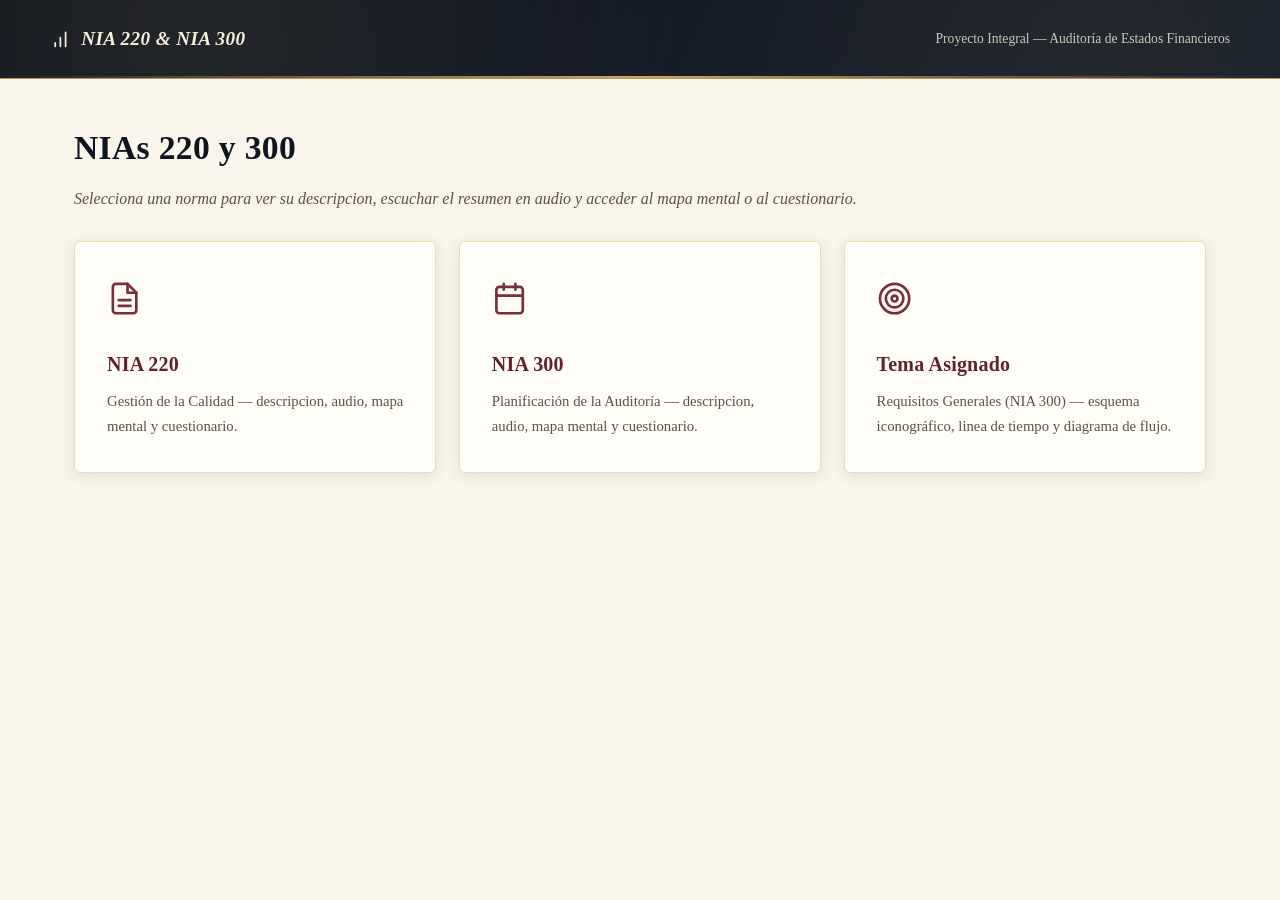
<file: index.html>
<!DOCTYPE html>
<html lang="es">
<head>
<meta charset="UTF-8">
<meta name="viewport" content="width=device-width, initial-scale=1.0">
<title>NIAs 220 y 300</title>
<link rel="preconnect" href="https://fonts.googleapis.com">
<link rel="preconnect" href="https://fonts.gstatic.com" crossorigin>
<link href="https://fonts.googleapis.com/css2?family=Poppins:wght@500;600;700;800&family=Inter:wght@400;500;600;700&display=swap" rel="stylesheet">
<link rel="stylesheet" href="style.css">
</head>
<body>
<header class="site-header">
<div class="site-header-inner">
<a class="brand" href="index.html"><svg viewBox="0 0 24 24" fill="none" stroke="currentColor" stroke-width="2" stroke-linecap="round" stroke-linejoin="round"><line x1="12" y1="20" x2="12" y2="10"/><line x1="18" y1="20" x2="18" y2="4"/><line x1="6" y1="20" x2="6" y2="16"/></svg> NIA 220 &amp; NIA 300</a>
<span class="crumb">Proyecto Integral &mdash; Auditoría de Estados Financieros</span>
</div>
</header>

<main>
<div class="page-title">
<h1>NIAs 220 y 300</h1>
<p>Selecciona una norma para ver su descripcion, escuchar el resumen en audio y acceder al mapa mental o al cuestionario.</p>
</div>

<div class="norma-grid">
<a class="norma-card" href="nia220.html">
<div class="n-icon"><svg viewBox="0 0 24 24" fill="none" stroke="currentColor" stroke-width="1.8" stroke-linecap="round" stroke-linejoin="round"><path d="M14 2H6a2 2 0 0 0-2 2v16a2 2 0 0 0 2 2h12a2 2 0 0 0 2-2V8z"/><polyline points="14 2 14 8 20 8"/><line x1="16" y1="13" x2="8" y2="13"/><line x1="16" y1="17" x2="8" y2="17"/></svg></div>
<h3>NIA 220</h3>
<p>Gestión de la Calidad &mdash; descripcion, audio, mapa mental y cuestionario.</p>
</a>
<a class="norma-card" href="nia300.html">
<div class="n-icon"><svg viewBox="0 0 24 24" fill="none" stroke="currentColor" stroke-width="1.8" stroke-linecap="round" stroke-linejoin="round"><rect x="3" y="4" width="18" height="18" rx="2"/><line x1="16" y1="2" x2="16" y2="6"/><line x1="8" y1="2" x2="8" y2="6"/><line x1="3" y1="10" x2="21" y2="10"/></svg></div>
<h3>NIA 300</h3>
<p>Planificación de la Auditoría &mdash; descripcion, audio, mapa mental y cuestionario.</p>
</a>
<a class="norma-card" href="tema.html">
<div class="n-icon"><svg viewBox="0 0 24 24" fill="none" stroke="currentColor" stroke-width="1.8" stroke-linecap="round" stroke-linejoin="round"><circle cx="12" cy="12" r="10"/><circle cx="12" cy="12" r="6"/><circle cx="12" cy="12" r="2"/></svg></div>
<h3>Tema Asignado</h3>
<p>Requisitos Generales (NIA 300) &mdash; esquema iconográfico, linea de tiempo y diagrama de flujo.</p>
</a>
</div>

</main>
</body>
</html>
</file>
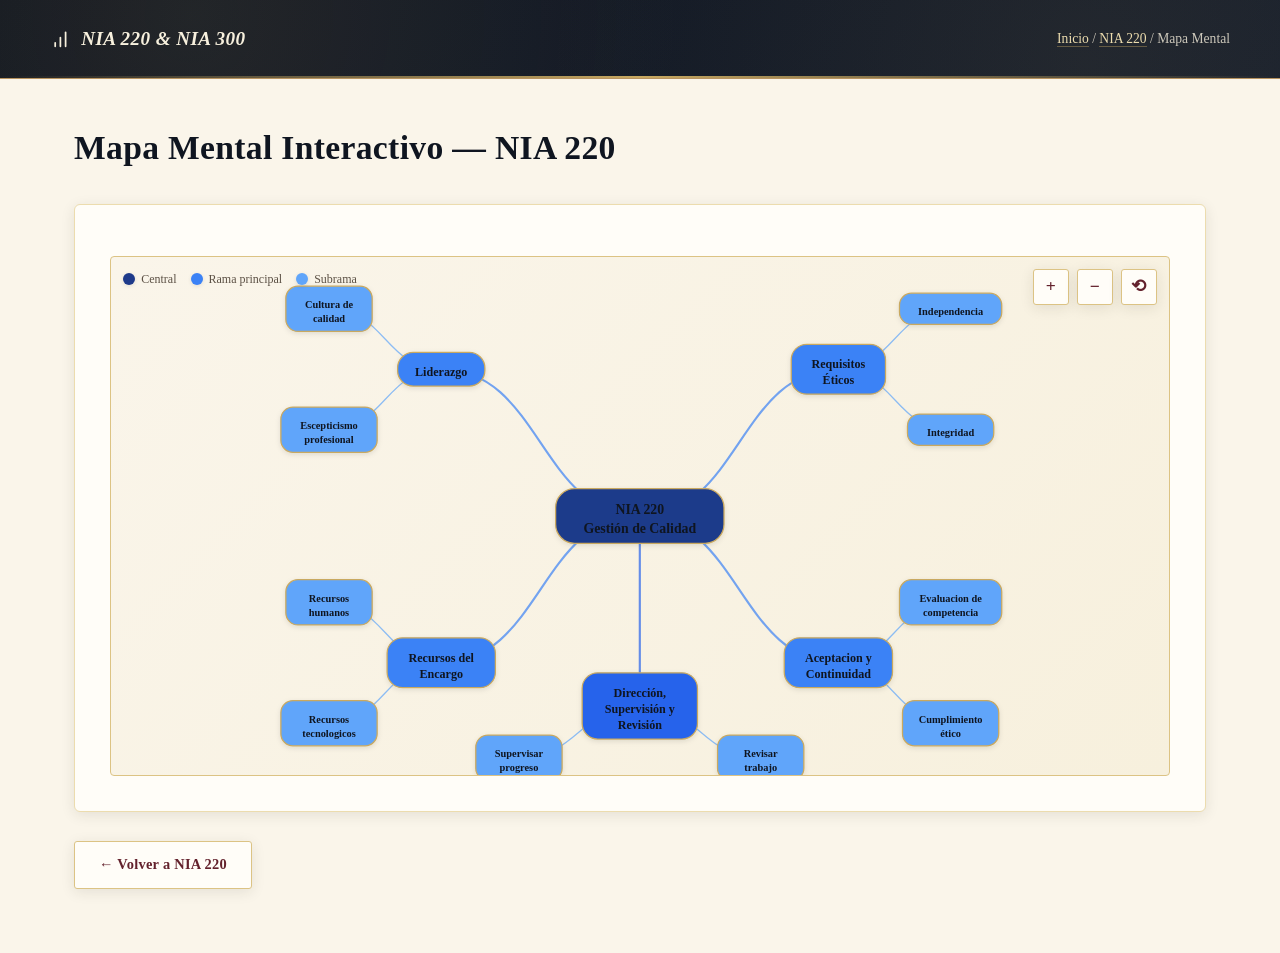
<file: nia220-mapa.html>
<!DOCTYPE html>
<html lang="es">
<head>
<meta charset="UTF-8">
<meta name="viewport" content="width=device-width, initial-scale=1.0">
<title>Mapa Mental - NIA 220</title>
<link rel="preconnect" href="https://fonts.googleapis.com">
<link rel="preconnect" href="https://fonts.gstatic.com" crossorigin>
<link href="https://fonts.googleapis.com/css2?family=Poppins:wght@500;600;700;800&family=Inter:wght@400;500;600;700&display=swap" rel="stylesheet">
<link rel="stylesheet" href="style.css">
</head>
<body>
<header class="site-header">
<div class="site-header-inner">
<a class="brand" href="index.html"><svg viewBox="0 0 24 24" fill="none" stroke="currentColor" stroke-width="2" stroke-linecap="round" stroke-linejoin="round"><line x1="12" y1="20" x2="12" y2="10"/><line x1="18" y1="20" x2="18" y2="4"/><line x1="6" y1="20" x2="6" y2="16"/></svg> NIA 220 &amp; NIA 300</a>
<span class="crumb"><a href="index.html">Inicio</a> / <a href="nia220.html">NIA 220</a> / Mapa Mental</span>
</div>
</header>

<main>
<div class="page-title">
<h1>Mapa Mental Interactivo &mdash; NIA 220</h1>
</div>

<div class="card">
  <div class="mm-container" id="mm-canvas-220">
    <div class="mm-legend">
      <div class="mm-legend-item"><div class="mm-legend-dot" style="background:#1e3a8a"></div>Central</div>
      <div class="mm-legend-item"><div class="mm-legend-dot" style="background:#3b82f6"></div>Rama principal</div>
      <div class="mm-legend-item"><div class="mm-legend-dot" style="background:#60a5fa"></div>Subrama</div>
    </div>
    <div class="mm-controls">
      <button class="mm-ctrl-btn" onclick="mmZoom('220',1.2)">+</button>
      <button class="mm-ctrl-btn" onclick="mmZoom('220',0.8)">&minus;</button>
      <button class="mm-ctrl-btn" onclick="mmReset('220')" title="Reset">&#x27F2;</button>
    </div>
    <svg class="mm-svg" id="mm-svg-220" viewBox="0 0 900 600" preserveAspectRatio="xMidYMid meet">
      <defs>
        <filter id="mm-shadow-220" x="-20%" y="-20%" width="140%" height="140%">
          <feDropShadow dx="0" dy="2" stdDeviation="3" flood-color="rgba(0,0,0,0.1)"/>
        </filter>
      </defs>
      <g id="mm-viewport-220"></g>
    </svg>
    <div class="mm-detail" id="mm-detail-220">
      <button class="close-btn" onclick="closeDetail('220')">&times;</button>
      <h4 id="mm-detail-title-220"></h4>
      <p id="mm-detail-desc-220"></p>
    </div>
  </div>
</div>

<div style="margin-top:1.5rem">
<a class="back-btn" href="nia220.html" style="text-decoration:none;display:inline-block">&larr; Volver a NIA 220</a>
</div>
</main>

<script src="mindmap.js"></script>
<script>
const mmData = {
  "220": {
    center: { text: "NIA 220\nGestión de Calidad", desc: "Establece las responsabilidades del socio del encargo para gestionar la calidad a nivel de encargo. Enfatiza el escepticismo profesional, la cultura de calidad, la independencia y la supervisión continua del trabajo del equipo.", x: 450, y: 300, level: 0, color: "#1e3a8a" },
    branches: [
      {
        text: "Liderazgo", desc: "El socio del encargo debe asumir el liderazgo del encargo y establecer una cultura de calidad que reconozca que la calidad es esencial para el exito de la auditoría.",
        x: 220, y: 130, level: 1, color: "#3b82f6",
        sub: [
          { text: "Cultura de\ncalidad", desc: "Fomentar una cultura donde la calidad sea prioridad en cada decisión del equipo de auditoría. Promover la mejora continua y el aprendizaje.", x: 90, y: 60, level: 2, color: "#60a5fa" },
          { text: "Escepticismo\nprofesional", desc: "Mantener una actitud de cuestionamiento mental y evaluación critica de la evidencia de auditoría. No asumir que la dirección es honesta.", x: 90, y: 200, level: 2, color: "#60a5fa" }
        ]
      },
      {
        text: "Requisitos\nÉticos", desc: "Cumplimiento con los requisitos éticos relevantes, incluyendo la independencia, la integridad, la objetividad y la competencia profesional.",
        x: 680, y: 130, level: 1, color: "#3b82f6",
        sub: [
          { text: "Independencia", desc: "Mantener la independencia de mente y de apariencia en todo momento durante el encargo. Evaluar amenazas y salvaguardas.", x: 810, y: 60, level: 2, color: "#60a5fa" },
          { text: "Integridad", desc: "Actuar con honestidad, rectitud y cumplimiento de las normas profesionales establecidas. Ser directo y honesto en todas las comunicaciones.", x: 810, y: 200, level: 2, color: "#60a5fa" }
        ]
      },
      {
        text: "Aceptacion y\nContinuidad", desc: "Evaluar si se cumplen las condiciones para aceptar o continuar el encargo de auditoría, considerando competencia, ética y recursos.",
        x: 680, y: 470, level: 1, color: "#3b82f6",
        sub: [
          { text: "Evaluacion de\ncompetencia", desc: "Verificar que la firma y el equipo poseen la competencia, tiempo y recursos necesarios para realizar el encargo con calidad.", x: 810, y: 400, level: 2, color: "#60a5fa" },
          { text: "Cumplimiento\nético", desc: "Confirmar que no existen conflictos de interés que impidan el cumplimiento ético del encargo. Documentar la evaluación.", x: 810, y: 540, level: 2, color: "#60a5fa" }
        ]
      },
      {
        text: "Recursos del\nEncargo", desc: "Asignacion adecuada de recursos humanos, tecnologicos y de información para garantizar que el encargo se ejecute con calidad.",
        x: 220, y: 470, level: 1, color: "#3b82f6",
        sub: [
          { text: "Recursos\nhumanos", desc: "Asignar personal con la experiencia, formacion y competencia adecuadas para cada tarea del encargo.", x: 90, y: 400, level: 2, color: "#60a5fa" },
          { text: "Recursos\ntecnologicos", desc: "Utilizar herramientas y tecnologías que optimicen la eficiencia y calidad del trabajo de auditoría.", x: 90, y: 540, level: 2, color: "#60a5fa" }
        ]
      },
      {
        text: "Dirección,\nSupervisión y\nRevisión", desc: "Dirigir, supervisar y revisar el trabajo del equipo para asegurar que se realice conforme a los estandares profesionales aplicables.",
        x: 450, y: 520, level: 1, color: "#2563eb",
        sub: [
          { text: "Supervisar\nprogreso", desc: "Monitorear el avance del trabajo, resolver dudas del equipo y asegurar que se cumplan los plazos establecidos.", x: 310, y: 580, level: 2, color: "#60a5fa" },
          { text: "Revisar\ntrabajo", desc: "Revisar el trabajo realizado por el equipo para detectar errores, omisiónes y asegurar la calidad de la evidencia.", x: 590, y: 580, level: 2, color: "#60a5fa" }
        ]
      }
    ]
  }
};
const mmState = { "220": { scale: 1, tx: 0, ty: 0 } };
renderMindMap("220");
setupPanZoom("220");
</script>
</body>
</html>
</file>
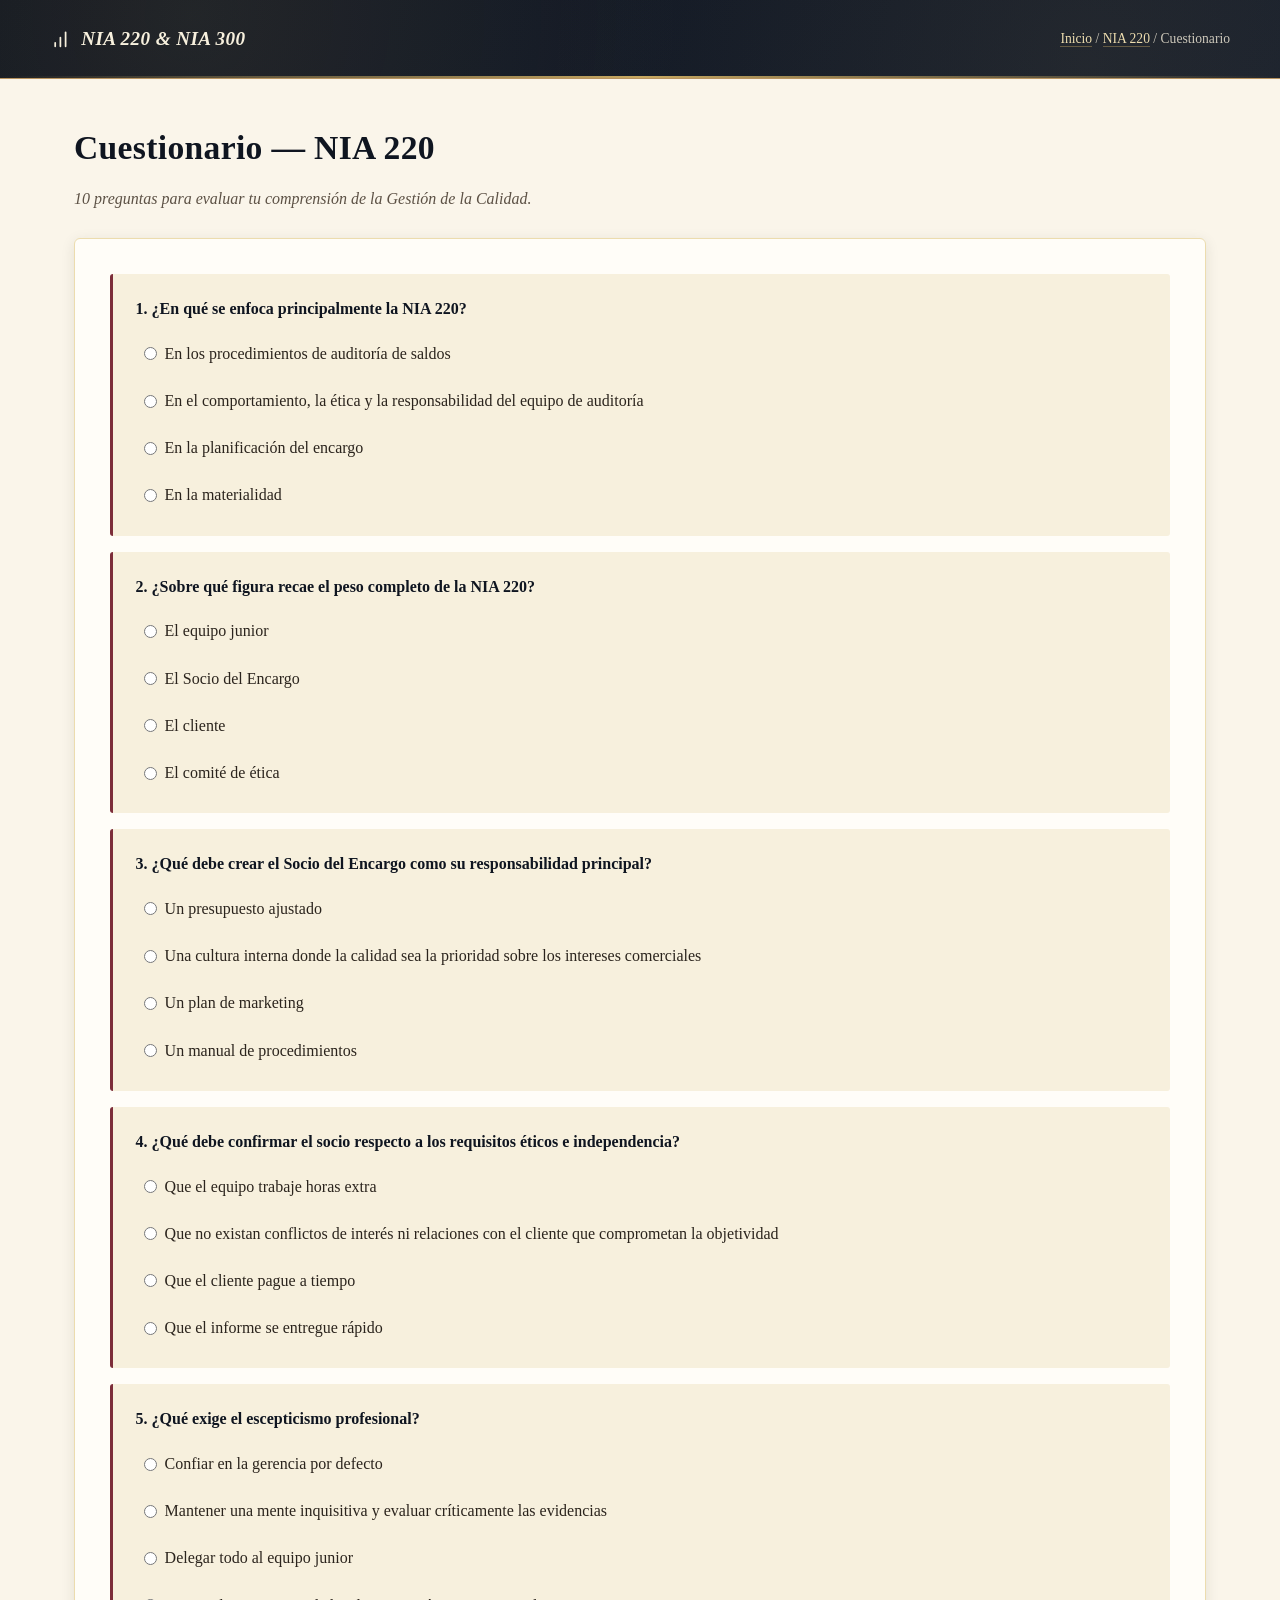
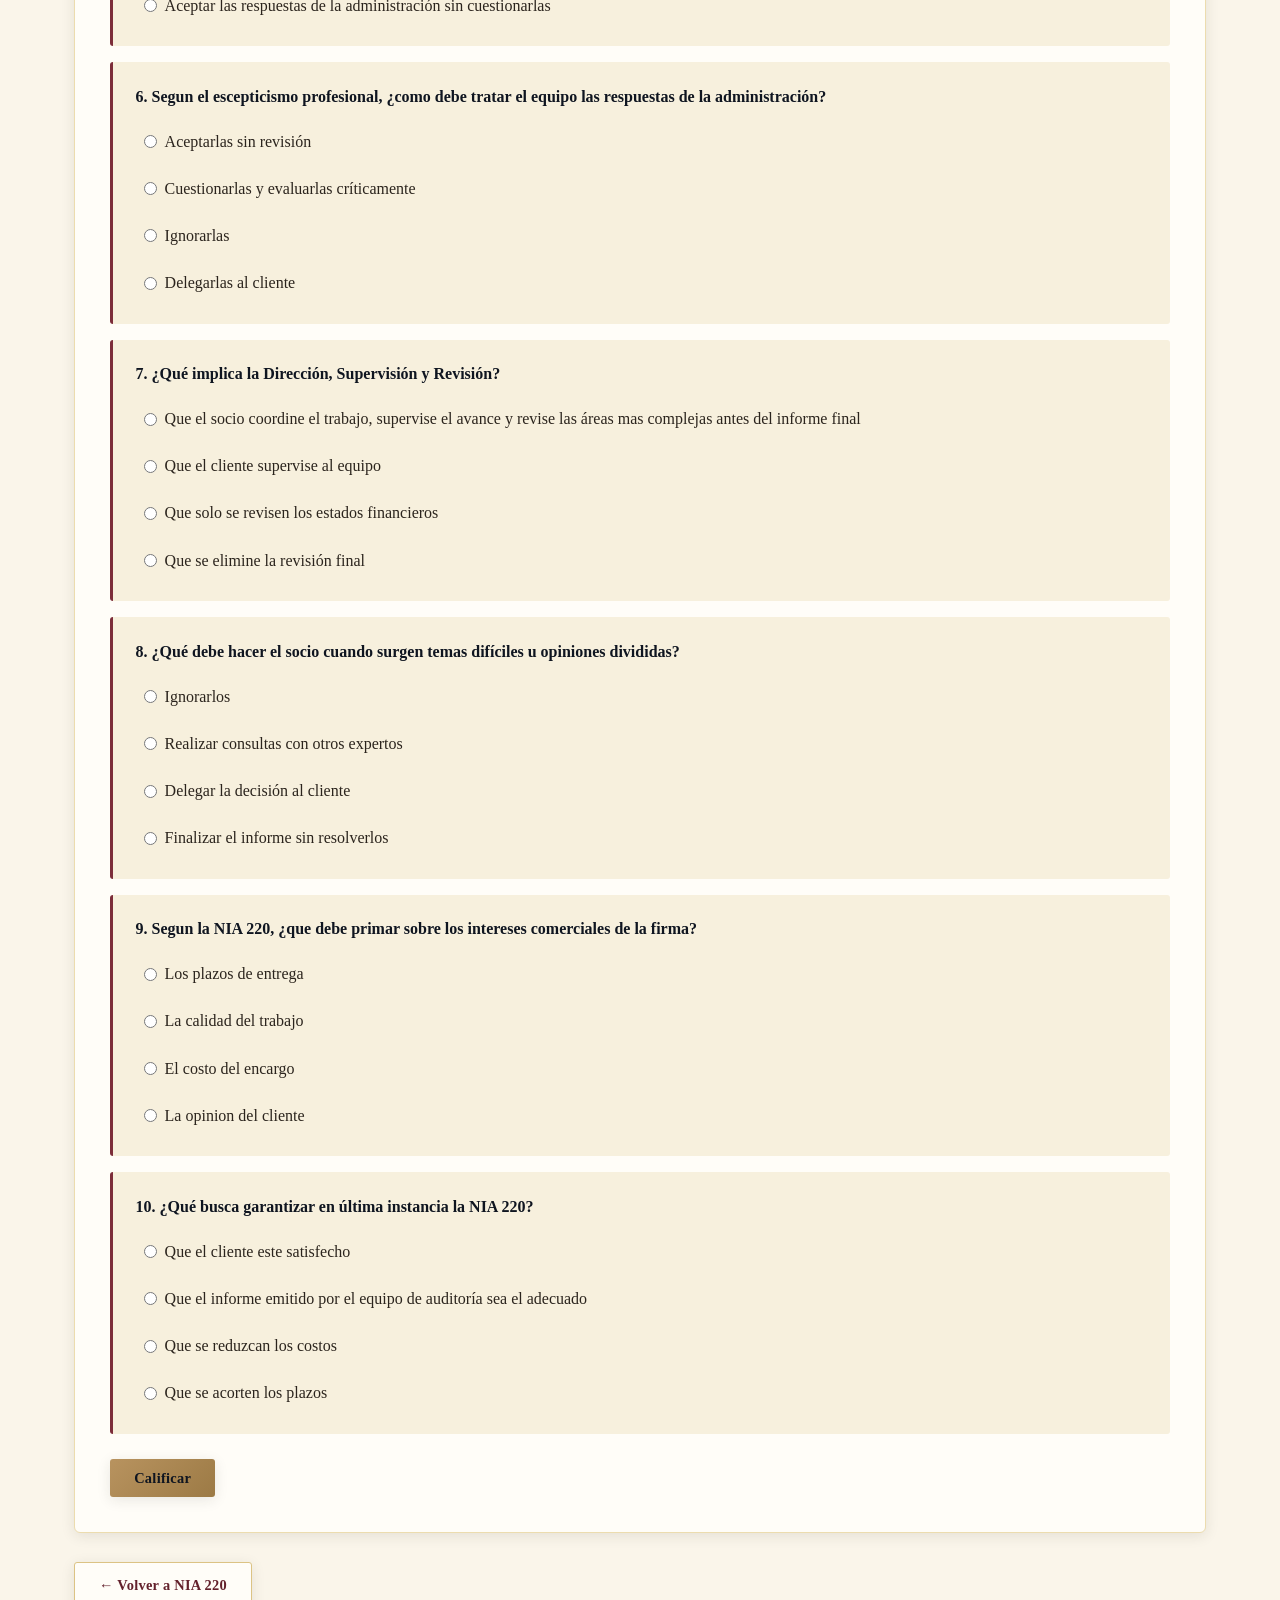
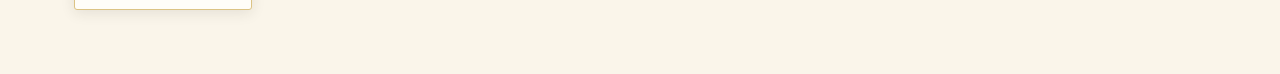
<file: nia220-quiz.html>
<!DOCTYPE html>
<html lang="es">
<head>
<meta charset="UTF-8">
<meta name="viewport" content="width=device-width, initial-scale=1.0">
<title>Cuestionario - NIA 220</title>
<link rel="preconnect" href="https://fonts.googleapis.com">
<link rel="preconnect" href="https://fonts.gstatic.com" crossorigin>
<link href="https://fonts.googleapis.com/css2?family=Poppins:wght@500;600;700;800&family=Inter:wght@400;500;600;700&display=swap" rel="stylesheet">
<link rel="stylesheet" href="style.css">
</head>
<body>
<header class="site-header">
<div class="site-header-inner">
<a class="brand" href="index.html"><svg viewBox="0 0 24 24" fill="none" stroke="currentColor" stroke-width="2" stroke-linecap="round" stroke-linejoin="round"><line x1="12" y1="20" x2="12" y2="10"/><line x1="18" y1="20" x2="18" y2="4"/><line x1="6" y1="20" x2="6" y2="16"/></svg> NIA 220 &amp; NIA 300</a>
<span class="crumb"><a href="index.html">Inicio</a> / <a href="nia220.html">NIA 220</a> / Cuestionario</span>
</div>
</header>

<main>
<div class="page-title">
<h1>Cuestionario &mdash; NIA 220</h1>
<p>10 preguntas para evaluar tu comprensión de la Gestión de la Calidad.</p>
</div>

<div class="card">
<div id="quiz-220"></div>
<button class="quiz-submit" onclick="checkQuiz('220')">Calificar</button>
<div class="quiz-result" id="result-220"></div>
</div>

<div style="margin-top:1.5rem">
<a class="back-btn" href="nia220.html" style="text-decoration:none;display:inline-block">&larr; Volver a NIA 220</a>
</div>
</main>

<script src="quiz.js"></script>
<script>
var qs={};
qs["220"]=[
{q:"1. ¿En qué se enfoca principalmente la NIA 220?",o:["En los procedimientos de auditoría de saldos","En el comportamiento, la ética y la responsabilidad del equipo de auditoría","En la planificación del encargo","En la materialidad"],a:1},
{q:"2. ¿Sobre qué figura recae el peso completo de la NIA 220?",o:["El equipo junior","El Socio del Encargo","El cliente","El comité de ética"],a:1},
{q:"3. ¿Qué debe crear el Socio del Encargo como su responsabilidad principal?",o:["Un presupuesto ajustado","Una cultura interna donde la calidad sea la prioridad sobre los intereses comerciales","Un plan de marketing","Un manual de procedimientos"],a:1},
{q:"4. ¿Qué debe confirmar el socio respecto a los requisitos éticos e independencia?",o:["Que el equipo trabaje horas extra","Que no existan conflictos de interés ni relaciones con el cliente que comprometan la objetividad","Que el cliente pague a tiempo","Que el informe se entregue rápido"],a:1},
{q:"5. ¿Qué exige el escepticismo profesional?",o:["Confiar en la gerencia por defecto","Mantener una mente inquisitiva y evaluar críticamente las evidencias","Delegar todo al equipo junior","Aceptar las respuestas de la administración sin cuestionarlas"],a:1},
{q:"6. Segun el escepticismo profesional, ¿como debe tratar el equipo las respuestas de la administración?",o:["Aceptarlas sin revisión","Cuestionarlas y evaluarlas críticamente","Ignorarlas","Delegarlas al cliente"],a:1},
{q:"7. ¿Qué implica la Dirección, Supervisión y Revisión?",o:["Que el socio coordine el trabajo, supervise el avance y revise las áreas mas complejas antes del informe final","Que el cliente supervise al equipo","Que solo se revisen los estados financieros","Que se elimine la revisión final"],a:0},
{q:"8. ¿Qué debe hacer el socio cuando surgen temas difíciles u opiniones divididas?",o:["Ignorarlos","Realizar consultas con otros expertos","Delegar la decisión al cliente","Finalizar el informe sin resolverlos"],a:1},
{q:"9. Segun la NIA 220, ¿que debe primar sobre los intereses comerciales de la firma?",o:["Los plazos de entrega","La calidad del trabajo","El costo del encargo","La opinion del cliente"],a:1},
{q:"10. ¿Qué busca garantizar en última instancia la NIA 220?",o:["Que el cliente este satisfecho","Que el informe emitido por el equipo de auditoría sea el adecuado","Que se reduzcan los costos","Que se acorten los plazos"],a:1}
];
renderQuiz("220");
</script>
</body>
</html>
</file>
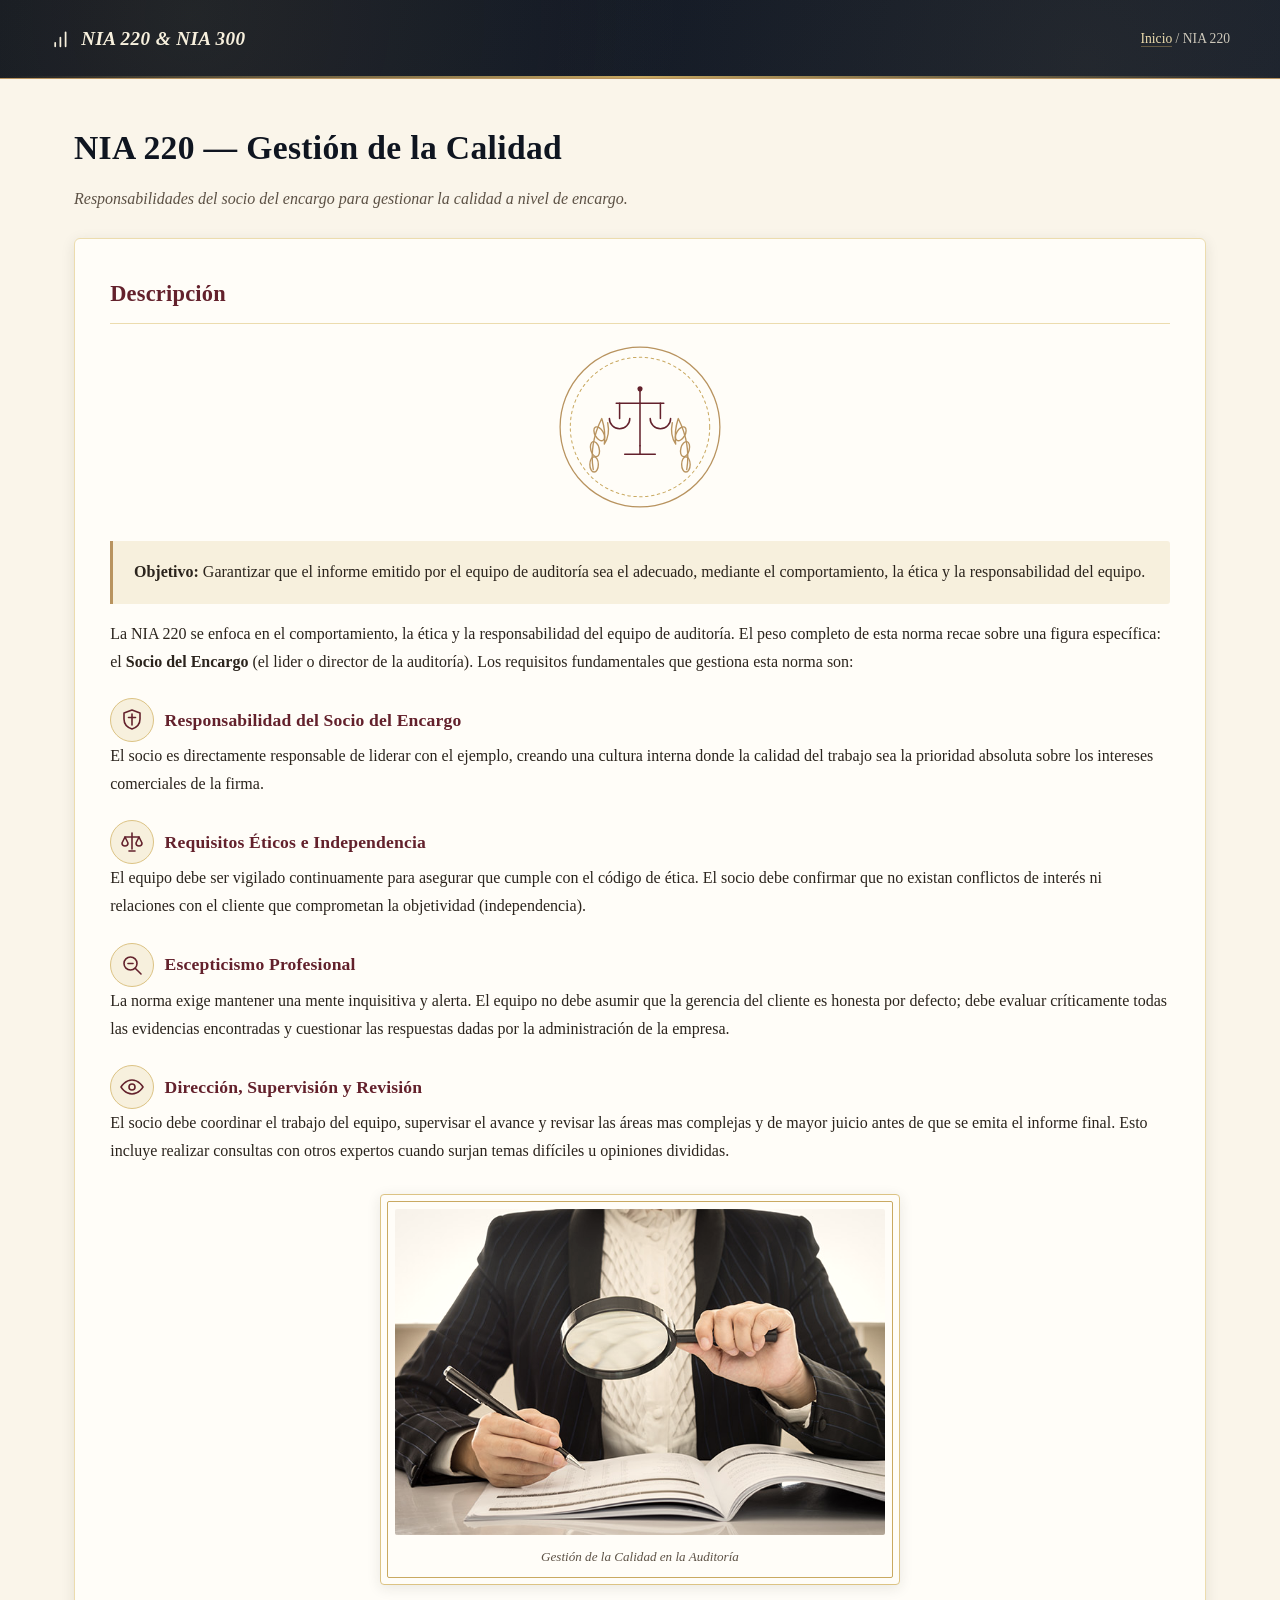
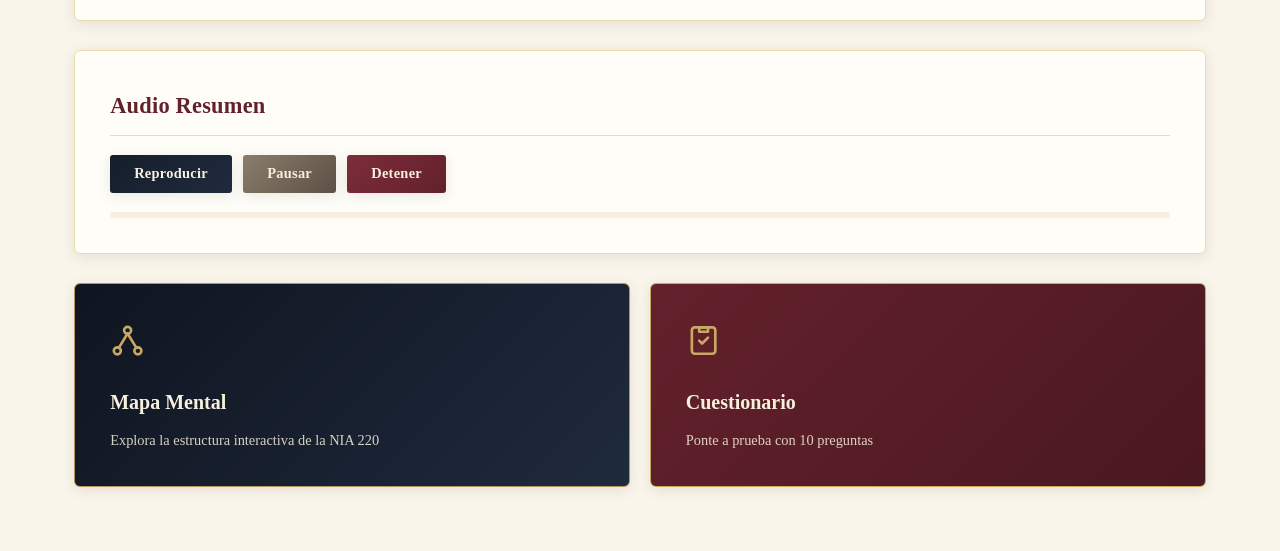
<file: nia220.html>
<!DOCTYPE html>
<html lang="es">
<head>
<meta charset="UTF-8">
<meta name="viewport" content="width=device-width, initial-scale=1.0">
<title>NIA 220 - Gestión de Calidad</title>
<link rel="preconnect" href="https://fonts.googleapis.com">
<link rel="preconnect" href="https://fonts.gstatic.com" crossorigin>
<link href="https://fonts.googleapis.com/css2?family=Poppins:wght@500;600;700;800&family=Inter:wght@400;500;600;700&display=swap" rel="stylesheet">
<link rel="stylesheet" href="style.css">
</head>
<body>
<header class="site-header">
<div class="site-header-inner">
<a class="brand" href="index.html"><svg viewBox="0 0 24 24" fill="none" stroke="currentColor" stroke-width="2" stroke-linecap="round" stroke-linejoin="round"><line x1="12" y1="20" x2="12" y2="10"/><line x1="18" y1="20" x2="18" y2="4"/><line x1="6" y1="20" x2="6" y2="16"/></svg> NIA 220 &amp; NIA 300</a>
<span class="crumb"><a href="index.html">Inicio</a> / NIA 220</span>
</div>
</header>

<main>
<div class="page-title">
<h1>NIA 220 &mdash; Gestión de la Calidad</h1>
<p>Responsabilidades del socio del encargo para gestionar la calidad a nivel de encargo.</p>
</div>

<div class="card">
<h2>Descripción</h2>
<div class="hero-illustration">
<svg viewBox="0 0 200 200" fill="none" stroke-linecap="round" stroke-linejoin="round">
<circle class="ring-outer" cx="100" cy="100" r="94" stroke-width="1.5"/>
<circle class="ring-dashed" cx="100" cy="100" r="82" stroke-width="1.2"/>
<g class="laurel" stroke-width="1.6" fill="none">
<path d="M45,150 Q40,120 55,90 Q60,105 58,120 Q65,110 62,95"/>
<ellipse cx="52" cy="108" rx="5" ry="9" transform="rotate(-30 52 108)"/>
<ellipse cx="47" cy="126" rx="5" ry="9" transform="rotate(-15 47 126)"/>
<ellipse cx="46" cy="144" rx="5" ry="9" transform="rotate(0 46 144)"/>
<path d="M155,150 Q160,120 145,90 Q140,105 142,120 Q135,110 138,95"/>
<ellipse cx="148" cy="108" rx="5" ry="9" transform="rotate(30 148 108)"/>
<ellipse cx="153" cy="126" rx="5" ry="9" transform="rotate(15 153 126)"/>
<ellipse cx="154" cy="144" rx="5" ry="9" transform="rotate(0 154 144)"/>
</g>
<g class="emblem" stroke-width="1.8" fill="none">
<circle cx="100" cy="55" r="3" fill="var(--wine-600)" stroke="none"/>
<line x1="100" y1="58" x2="100" y2="122"/>
<line x1="72" y1="72" x2="128" y2="72"/>
<line x1="76" y1="72" x2="76" y2="90"/>
<path d="M64,90 A12,12 0 0,0 88,90"/>
<line x1="124" y1="72" x2="124" y2="90"/>
<path d="M112,90 A12,12 0 0,0 136,90"/>
<line x1="100" y1="122" x2="100" y2="132"/>
<line x1="82" y1="132" x2="118" y2="132"/>
</g>
</svg>
</div>
<div class="summary-box"><p><strong>Objetivo:</strong> Garantizar que el informe emitido por el equipo de auditoría sea el adecuado, mediante el comportamiento, la ética y la responsabilidad del equipo.</p></div>
<p>La NIA 220 se enfoca en el comportamiento, la ética y la responsabilidad del equipo de auditoría. El peso completo de esta norma recae sobre una figura específica: el <strong>Socio del Encargo</strong> (el lider o director de la auditoría). Los requisitos fundamentales que gestiona esta norma son:</p>

<h3 class="section-heading"><span class="section-icon-wrap"><svg viewBox="0 0 24 24" fill="none" stroke="currentColor" stroke-width="1.6" stroke-linecap="round" stroke-linejoin="round"><path d="M12 2l8 3v6c0 5-3.5 8.5-8 10-4.5-1.5-8-5-8-10V5z"/><path d="M12 6v11"/><path d="M8.5 9.5h7"/></svg></span> Responsabilidad del Socio del Encargo</h3>
<p>El socio es directamente responsable de liderar con el ejemplo, creando una cultura interna donde la calidad del trabajo sea la prioridad absoluta sobre los intereses comerciales de la firma.</p>

<h3 class="section-heading"><span class="section-icon-wrap"><svg viewBox="0 0 24 24" fill="none" stroke="currentColor" stroke-width="1.6" stroke-linecap="round" stroke-linejoin="round"><line x1="12" y1="3" x2="12" y2="19"/><line x1="5" y1="7" x2="19" y2="7"/><path d="M5 7l-3 6a3 3 0 0 0 6 0z"/><path d="M19 7l-3 6a3 3 0 0 0 6 0z"/><line x1="9" y1="21" x2="15" y2="21"/></svg></span> Requisitos Éticos e Independencia</h3>
<p>El equipo debe ser vigilado continuamente para asegurar que cumple con el código de ética. El socio debe confirmar que no existan conflictos de interés ni relaciones con el cliente que comprometan la objetividad (independencia).</p>

<h3 class="section-heading"><span class="section-icon-wrap"><svg viewBox="0 0 24 24" fill="none" stroke="currentColor" stroke-width="1.6" stroke-linecap="round" stroke-linejoin="round"><circle cx="10.5" cy="10.5" r="6.5"/><line x1="15.2" y1="15.2" x2="21" y2="21"/><path d="M8 10.5h5"/></svg></span> Escepticismo Profesional</h3>
<p>La norma exige mantener una mente inquisitiva y alerta. El equipo no debe asumir que la gerencia del cliente es honesta por defecto; debe evaluar críticamente todas las evidencias encontradas y cuestionar las respuestas dadas por la administración de la empresa.</p>

<h3 class="section-heading"><span class="section-icon-wrap"><svg viewBox="0 0 24 24" fill="none" stroke="currentColor" stroke-width="1.6" stroke-linecap="round" stroke-linejoin="round"><path d="M1 12s4-7 11-7 11 7 11 7-4 7-11 7-11-7-11-7z"/><circle cx="12" cy="12" r="3"/></svg></span> Dirección, Supervisión y Revisión</h3>
<p>El socio debe coordinar el trabajo del equipo, supervisar el avance y revisar las áreas mas complejas y de mayor juicio antes de que se emita el informe final. Esto incluye realizar consultas con otros expertos cuando surjan temas difíciles u opiniones divididas.</p>

<div class="desc-image-frame">
<img src="img/nia220-imagen.jpg" alt="Ilustracion NIA 220">
<p class="desc-image-caption">Gestión de la Calidad en la Auditoría</p>
</div>
</div>

<div class="card">
<h2>Audio Resumen</h2>
<div class="audio-controls">
<button class="audio-btn play" onclick="speak(document.getElementById('nia220-text').textContent.trim(),'220')">Reproducir</button>
<button class="audio-btn pause" onclick="stopSpeech()">Pausar</button>
<button class="audio-btn stop" onclick="cancelSpeech()">Detener</button>
</div>
<div class="audio-status" id="status-220"></div>
<div class="audio-progress"><div class="audio-progress-bar" id="progress-220"></div></div>
<p id="nia220-text" style="display:none">NIA 220, Gestión de la Calidad en la Auditoría. La NIA 220 se enfoca en el comportamiento, la ética y la responsabilidad del equipo de auditoría para garantizar que el informe emitido sea el adecuado. El peso completo de esta norma recae sobre una figura específica: el Socio del Encargo, el lider o director de la auditoría. Los requisitos fundamentales que gestiona esta norma son los siguientes. Primero, la responsabilidad del socio del encargo: el socio es directamente responsable de liderar con el ejemplo, creando una cultura interna donde la calidad del trabajo sea la prioridad absoluta sobre los intereses comerciales de la firma. Segundo, los requisitos éticos e independencia: el equipo debe ser vigilado continuamente para asegurar que cumple con el código de ética, y el socio debe confirmar que no existan conflictos de interés ni relaciones con el cliente que comprometan la objetividad. Tercero, el escepticismo profesional: la norma exige mantener una mente inquisitiva y alerta, sin asumir que la gerencia del cliente es honesta por defecto, evaluando críticamente todas las evidencias y cuestionando las respuestas de la administración. Y cuarto, la dirección, supervisión y revisión: el socio debe coordinar el trabajo del equipo, supervisar el avance y revisar las áreas mas complejas antes de emitir el informe final, incluyendo consultas con otros expertos cuando surjan temas difíciles u opiniones divididas.</p>
</div>

<div class="action-grid">
<a class="action-btn" href="nia220-mapa.html">
<span class="a-icon"><svg viewBox="0 0 24 24" fill="none" stroke="currentColor" stroke-width="1.8" stroke-linecap="round" stroke-linejoin="round"><circle cx="12" cy="5" r="2.4"/><circle cx="5" cy="19" r="2.4"/><circle cx="19" cy="19" r="2.4"/><line x1="12" y1="7.2" x2="6" y2="17"/><line x1="12" y1="7.2" x2="18" y2="17"/></svg></span>
<span class="a-title">Mapa Mental</span>
<span class="a-desc">Explora la estructura interactiva de la NIA 220</span>
</a>
<a class="action-btn alt" href="nia220-quiz.html">
<span class="a-icon"><svg viewBox="0 0 24 24" fill="none" stroke="currentColor" stroke-width="1.8" stroke-linecap="round" stroke-linejoin="round"><rect x="4" y="3" width="16" height="18" rx="2"/><path d="M9 3h6v3H9z"/><path d="M9 12l2 2 4-4"/></svg></span>
<span class="a-title">Cuestionario</span>
<span class="a-desc">Ponte a prueba con 10 preguntas</span>
</a>
</div>
</main>
<script src="audio.js"></script>
</body>
</html>
</file>
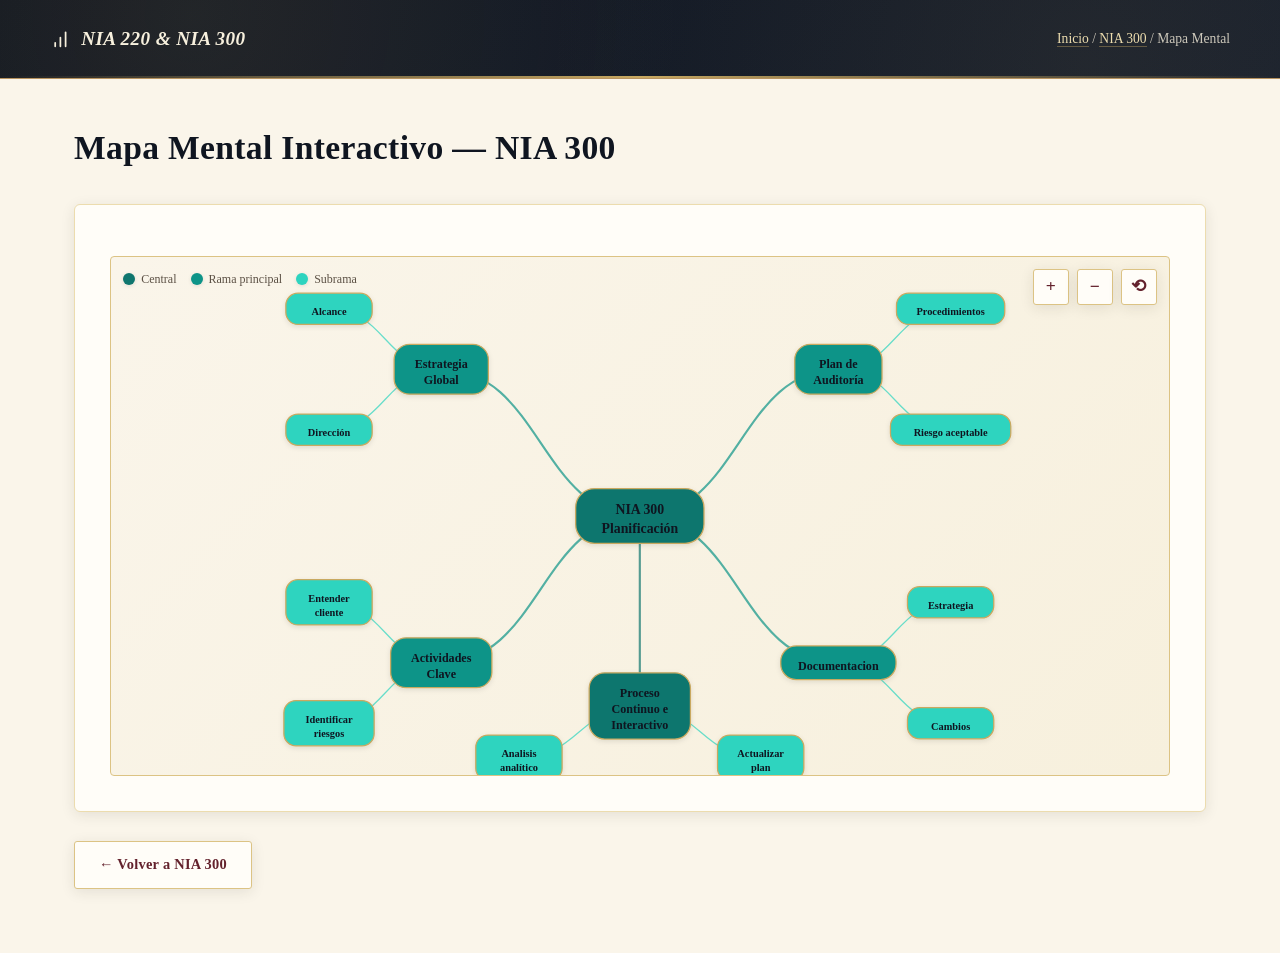
<file: nia300-mapa.html>
<!DOCTYPE html>
<html lang="es">
<head>
<meta charset="UTF-8">
<meta name="viewport" content="width=device-width, initial-scale=1.0">
<title>Mapa Mental - NIA 300</title>
<link rel="preconnect" href="https://fonts.googleapis.com">
<link rel="preconnect" href="https://fonts.gstatic.com" crossorigin>
<link href="https://fonts.googleapis.com/css2?family=Poppins:wght@500;600;700;800&family=Inter:wght@400;500;600;700&display=swap" rel="stylesheet">
<link rel="stylesheet" href="style.css">
</head>
<body>
<header class="site-header">
<div class="site-header-inner">
<a class="brand" href="index.html"><svg viewBox="0 0 24 24" fill="none" stroke="currentColor" stroke-width="2" stroke-linecap="round" stroke-linejoin="round"><line x1="12" y1="20" x2="12" y2="10"/><line x1="18" y1="20" x2="18" y2="4"/><line x1="6" y1="20" x2="6" y2="16"/></svg> NIA 220 &amp; NIA 300</a>
<span class="crumb"><a href="index.html">Inicio</a> / <a href="nia300.html">NIA 300</a> / Mapa Mental</span>
</div>
</header>

<main>
<div class="page-title">
<h1>Mapa Mental Interactivo &mdash; NIA 300</h1>
</div>

<div class="card">
  <div class="mm-container" id="mm-canvas-300">
    <div class="mm-legend">
      <div class="mm-legend-item"><div class="mm-legend-dot" style="background:#0f766e"></div>Central</div>
      <div class="mm-legend-item"><div class="mm-legend-dot" style="background:#0d9488"></div>Rama principal</div>
      <div class="mm-legend-item"><div class="mm-legend-dot" style="background:#2dd4bf"></div>Subrama</div>
    </div>
    <div class="mm-controls">
      <button class="mm-ctrl-btn" onclick="mmZoom('300',1.2)">+</button>
      <button class="mm-ctrl-btn" onclick="mmZoom('300',0.8)">&minus;</button>
      <button class="mm-ctrl-btn" onclick="mmReset('300')" title="Reset">&#x27F2;</button>
    </div>
    <svg class="mm-svg" id="mm-svg-300" viewBox="0 0 900 600" preserveAspectRatio="xMidYMid meet">
      <defs>
        <filter id="mm-shadow-300" x="-20%" y="-20%" width="140%" height="140%">
          <feDropShadow dx="0" dy="2" stdDeviation="3" flood-color="rgba(0,0,0,0.1)"/>
        </filter>
      </defs>
      <g id="mm-viewport-300"></g>
    </svg>
    <div class="mm-detail" id="mm-detail-300">
      <button class="close-btn" onclick="closeDetail('300')">&times;</button>
      <h4 id="mm-detail-title-300"></h4>
      <p id="mm-detail-desc-300"></p>
    </div>
  </div>
</div>

<div style="margin-top:1.5rem">
<a class="back-btn" href="nia300.html" style="text-decoration:none;display:inline-block">&larr; Volver a NIA 300</a>
</div>
</main>

<script src="mindmap.js"></script>
<script>
const mmData = {
  "300": {
    center: { text: "NIA 300\nPlanificación", desc: "Establece los requisitos para planificar la auditoría de estados financieros. Es un proceso continuo e interactivo que abarca desde la aceptación del encargo hasta la emisión del informe.", x: 450, y: 300, level: 0, color: "#0f766e" },
    branches: [
      {
        text: "Estrategia\nGlobal", desc: "Establece el alcance, el momento y la dirección de la auditoría. Define los recursos necesarios y el enfoque general para abordar los riesgos identificados.",
        x: 220, y: 130, level: 1, color: "#0d9488",
        sub: [
          { text: "Alcance", desc: "Definir que se va a auditar, que informes se emitiran y que criterios se aplicaran para evaluar los estados financieros.", x: 90, y: 60, level: 2, color: "#2dd4bf" },
          { text: "Dirección", desc: "Establecer la orientacion general del trabajo, incluyendo la naturaleza, el momento y la extension de los procedimientos.", x: 90, y: 200, level: 2, color: "#2dd4bf" }
        ]
      },
      {
        text: "Plan de\nAuditoría", desc: "Documento que detalla los procedimientos de auditoría que se llevaran a cabo para obtener evidencia suficiente y apropiada.",
        x: 680, y: 130, level: 1, color: "#0d9488",
        sub: [
          { text: "Procedimientos", desc: "Definir las pruebas de control, procedimientos sustantivos y analíticos que se ejecutaran durante la auditoría.", x: 810, y: 60, level: 2, color: "#2dd4bf" },
          { text: "Riesgo aceptable", desc: "Determinar el nivel de riesgo de auditoría aceptable y como se distribuye entre riesgo inherente, de control y de deteccion.", x: 810, y: 200, level: 2, color: "#2dd4bf" }
        ]
      },
      {
        text: "Documentacion", desc: "El auditor debe documentar la estrategia global, el plan de auditoría y cualquier cambio significativo realizado durante el encargo.",
        x: 680, y: 470, level: 1, color: "#0d9488",
        sub: [
          { text: "Estrategia", desc: "Documentar las decisiones clave sobre el alcance, momento y dirección de la auditoría, incluyendo la respuesta a riesgos significativos.", x: 810, y: 400, level: 2, color: "#2dd4bf" },
          { text: "Cambios", desc: "Registrar las modificaciones a la estrategia y al plan cuando surgen nuevas circunstancias o riesgos durante la ejecución.", x: 810, y: 540, level: 2, color: "#2dd4bf" }
        ]
      },
      {
        text: "Actividades\nClave", desc: "Actividades fundamentales que el auditor debe realizar durante la planificación para identificar y evaluar riesgos de manera efectiva.",
        x: 220, y: 470, level: 1, color: "#0d9488",
        sub: [
          { text: "Entender\ncliente", desc: "Obtener conocimiento de la entidad, su entorno, el marco regulatorio y el sistema de control interno.", x: 90, y: 400, level: 2, color: "#2dd4bf" },
          { text: "Identificar\nriesgos", desc: "Detectar eventos, condiciones y actividades que puedan generar errores materiales en los estados financieros.", x: 90, y: 540, level: 2, color: "#2dd4bf" }
        ]
      },
      {
        text: "Proceso\nContinuo e\nInteractivo", desc: "La planificación no es un evento único. El auditor debe actualizar la estrategia y el plan a medida que obtiene nueva información.",
        x: 450, y: 520, level: 1, color: "#0f766e",
        sub: [
          { text: "Analisis\nanalítico", desc: "Realizar análisis preliminares de tendencias, relaciones inusuales y variaciones para identificar áreas de mayor riesgo.", x: 310, y: 580, level: 2, color: "#2dd4bf" },
          { text: "Actualizar\nplan", desc: "Modificar la estrategia y el plan de auditoría según los hallazgos durante la ejecución del trabajo.", x: 590, y: 580, level: 2, color: "#2dd4bf" }
        ]
      }
    ]
  }
};
const mmState = { "300": { scale: 1, tx: 0, ty: 0 } };
renderMindMap("300");
setupPanZoom("300");
</script>
</body>
</html>
</file>
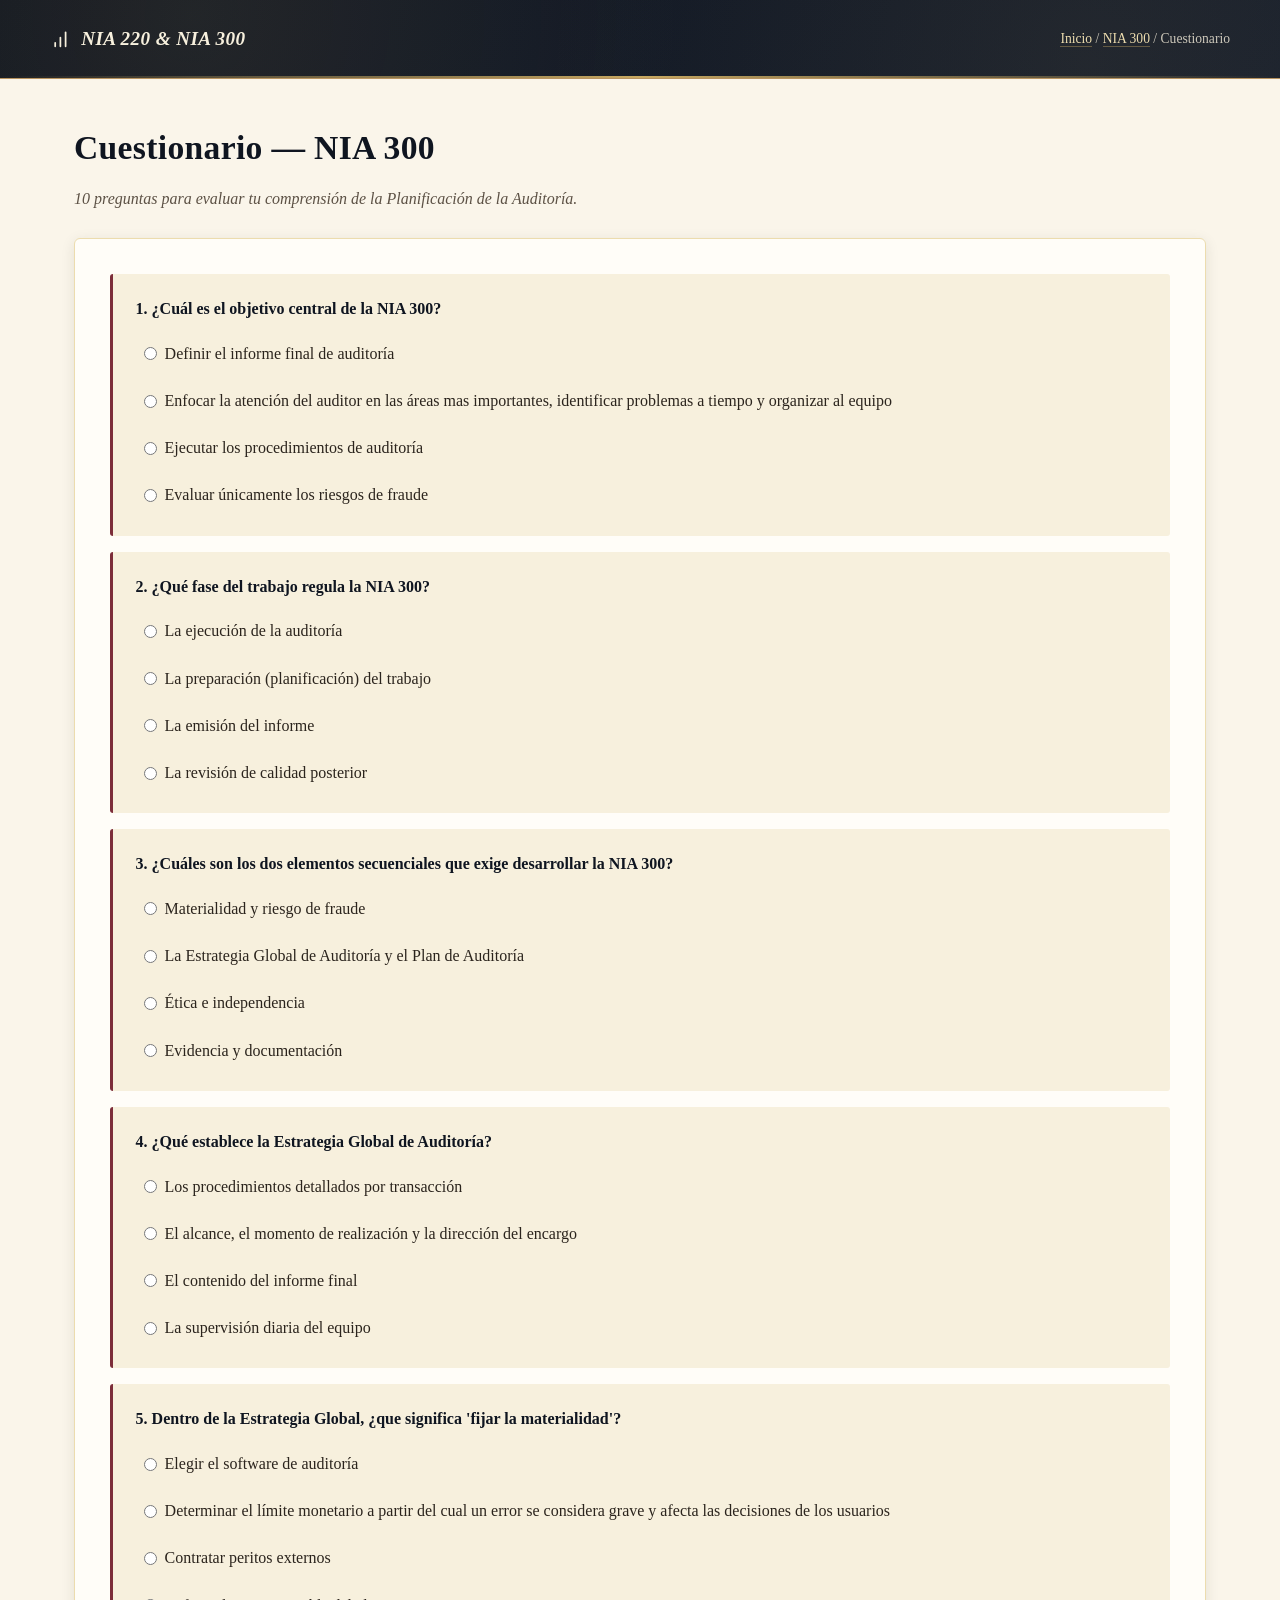
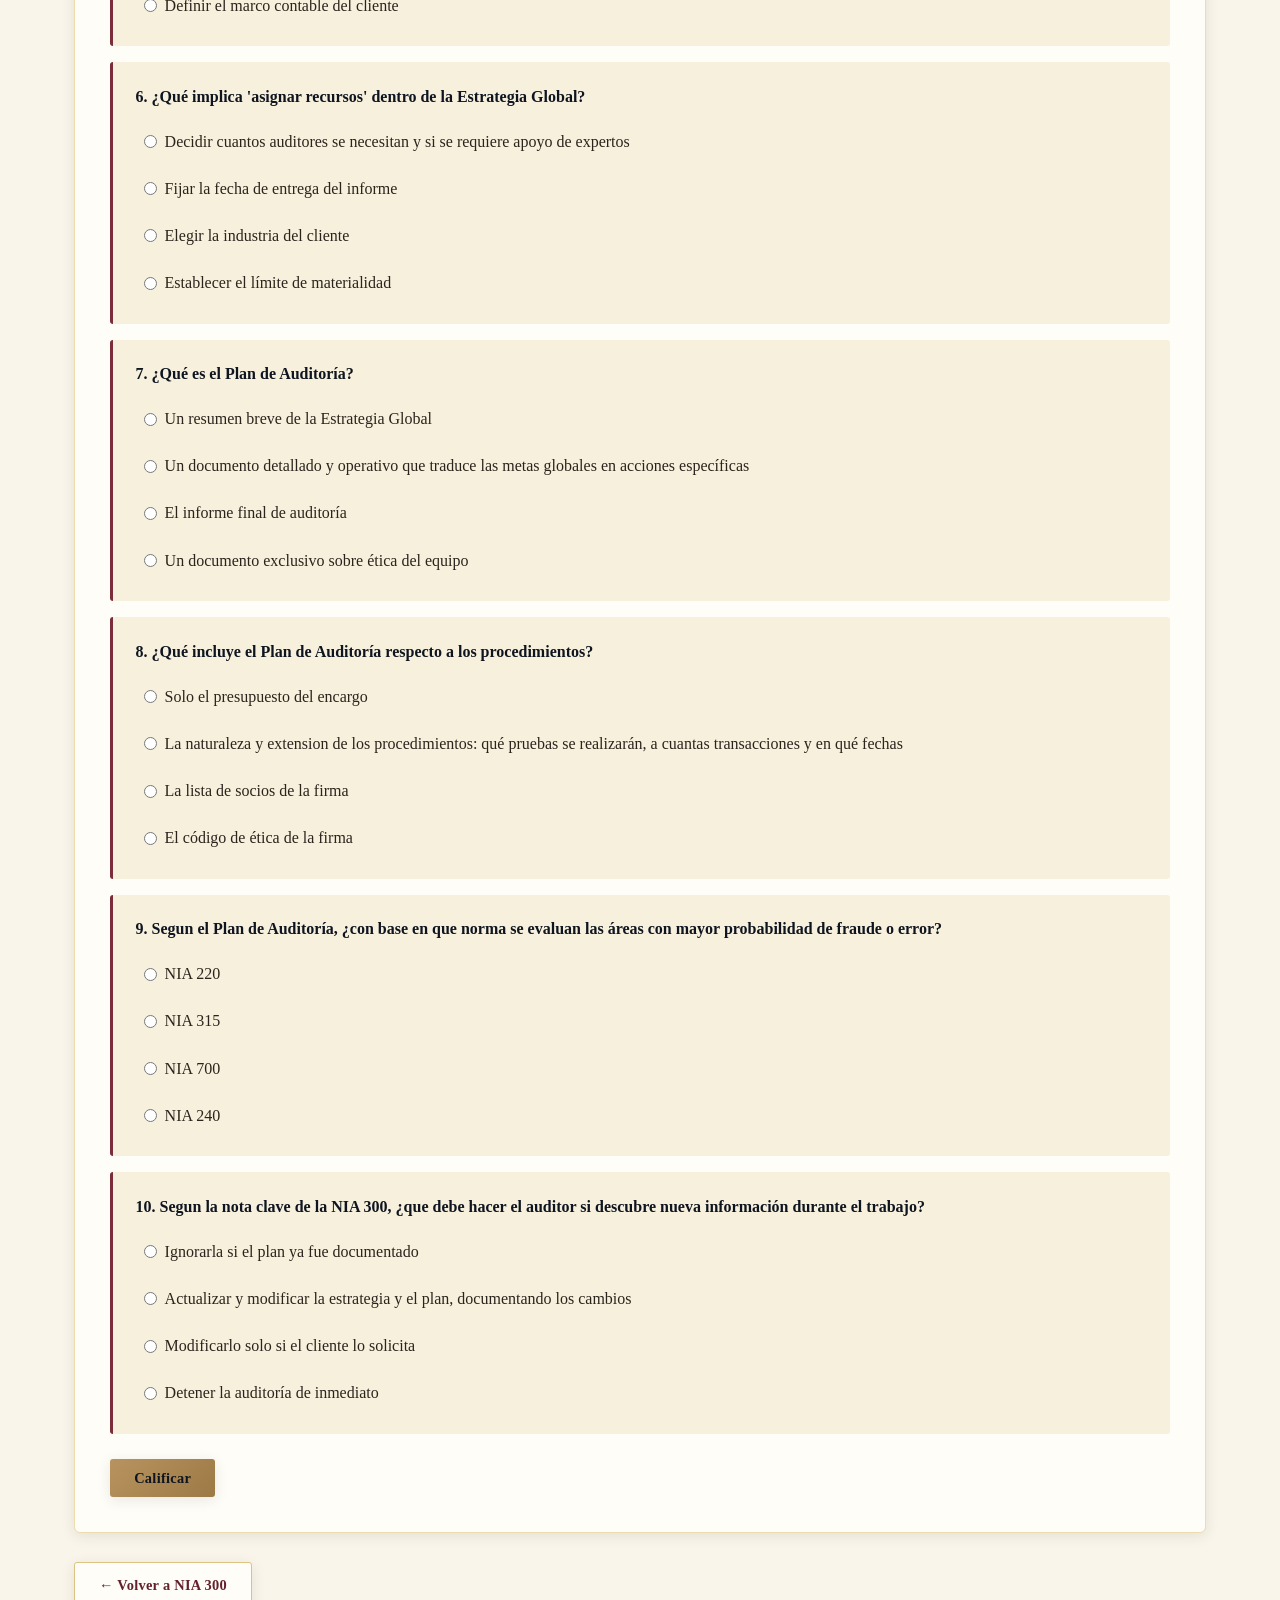
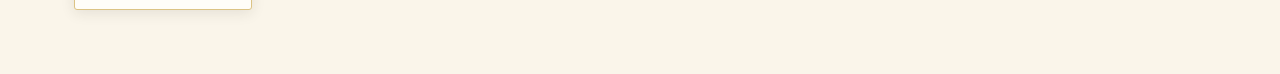
<file: nia300-quiz.html>
<!DOCTYPE html>
<html lang="es">
<head>
<meta charset="UTF-8">
<meta name="viewport" content="width=device-width, initial-scale=1.0">
<title>Cuestionario - NIA 300</title>
<link rel="preconnect" href="https://fonts.googleapis.com">
<link rel="preconnect" href="https://fonts.gstatic.com" crossorigin>
<link href="https://fonts.googleapis.com/css2?family=Poppins:wght@500;600;700;800&family=Inter:wght@400;500;600;700&display=swap" rel="stylesheet">
<link rel="stylesheet" href="style.css">
</head>
<body>
<header class="site-header">
<div class="site-header-inner">
<a class="brand" href="index.html"><svg viewBox="0 0 24 24" fill="none" stroke="currentColor" stroke-width="2" stroke-linecap="round" stroke-linejoin="round"><line x1="12" y1="20" x2="12" y2="10"/><line x1="18" y1="20" x2="18" y2="4"/><line x1="6" y1="20" x2="6" y2="16"/></svg> NIA 220 &amp; NIA 300</a>
<span class="crumb"><a href="index.html">Inicio</a> / <a href="nia300.html">NIA 300</a> / Cuestionario</span>
</div>
</header>

<main>
<div class="page-title">
<h1>Cuestionario &mdash; NIA 300</h1>
<p>10 preguntas para evaluar tu comprensión de la Planificación de la Auditoría.</p>
</div>

<div class="card">
<div id="quiz-300"></div>
<button class="quiz-submit" onclick="checkQuiz('300')">Calificar</button>
<div class="quiz-result" id="result-300"></div>
</div>

<div style="margin-top:1.5rem">
<a class="back-btn" href="nia300.html" style="text-decoration:none;display:inline-block">&larr; Volver a NIA 300</a>
</div>
</main>

<script src="quiz.js"></script>
<script>
var qs={};
qs["300"]=[
{q:"1. ¿Cuál es el objetivo central de la NIA 300?",o:["Definir el informe final de auditoría","Enfocar la atención del auditor en las áreas mas importantes, identificar problemas a tiempo y organizar al equipo","Ejecutar los procedimientos de auditoría","Evaluar únicamente los riesgos de fraude"],a:1},
{q:"2. ¿Qué fase del trabajo regula la NIA 300?",o:["La ejecución de la auditoría","La preparación (planificación) del trabajo","La emisión del informe","La revisión de calidad posterior"],a:1},
{q:"3. ¿Cuáles son los dos elementos secuenciales que exige desarrollar la NIA 300?",o:["Materialidad y riesgo de fraude","La Estrategia Global de Auditoría y el Plan de Auditoría","Ética e independencia","Evidencia y documentación"],a:1},
{q:"4. ¿Qué establece la Estrategia Global de Auditoría?",o:["Los procedimientos detallados por transacción","El alcance, el momento de realización y la dirección del encargo","El contenido del informe final","La supervisión diaria del equipo"],a:1},
{q:"5. Dentro de la Estrategia Global, ¿que significa 'fijar la materialidad'?",o:["Elegir el software de auditoría","Determinar el límite monetario a partir del cual un error se considera grave y afecta las decisiones de los usuarios","Contratar peritos externos","Definir el marco contable del cliente"],a:1},
{q:"6. ¿Qué implica 'asignar recursos' dentro de la Estrategia Global?",o:["Decidir cuantos auditores se necesitan y si se requiere apoyo de expertos","Fijar la fecha de entrega del informe","Elegir la industria del cliente","Establecer el límite de materialidad"],a:0},
{q:"7. ¿Qué es el Plan de Auditoría?",o:["Un resumen breve de la Estrategia Global","Un documento detallado y operativo que traduce las metas globales en acciones específicas","El informe final de auditoría","Un documento exclusivo sobre ética del equipo"],a:1},
{q:"8. ¿Qué incluye el Plan de Auditoría respecto a los procedimientos?",o:["Solo el presupuesto del encargo","La naturaleza y extension de los procedimientos: qué pruebas se realizarán, a cuantas transacciones y en qué fechas","La lista de socios de la firma","El código de ética de la firma"],a:1},
{q:"9. Segun el Plan de Auditoría, ¿con base en que norma se evaluan las áreas con mayor probabilidad de fraude o error?",o:["NIA 220","NIA 315","NIA 700","NIA 240"],a:1},
{q:"10. Segun la nota clave de la NIA 300, ¿que debe hacer el auditor si descubre nueva información durante el trabajo?",o:["Ignorarla si el plan ya fue documentado","Actualizar y modificar la estrategia y el plan, documentando los cambios","Modificarlo solo si el cliente lo solicita","Detener la auditoría de inmediato"],a:1}
];
renderQuiz("300");
</script>
</body>
</html>
</file>
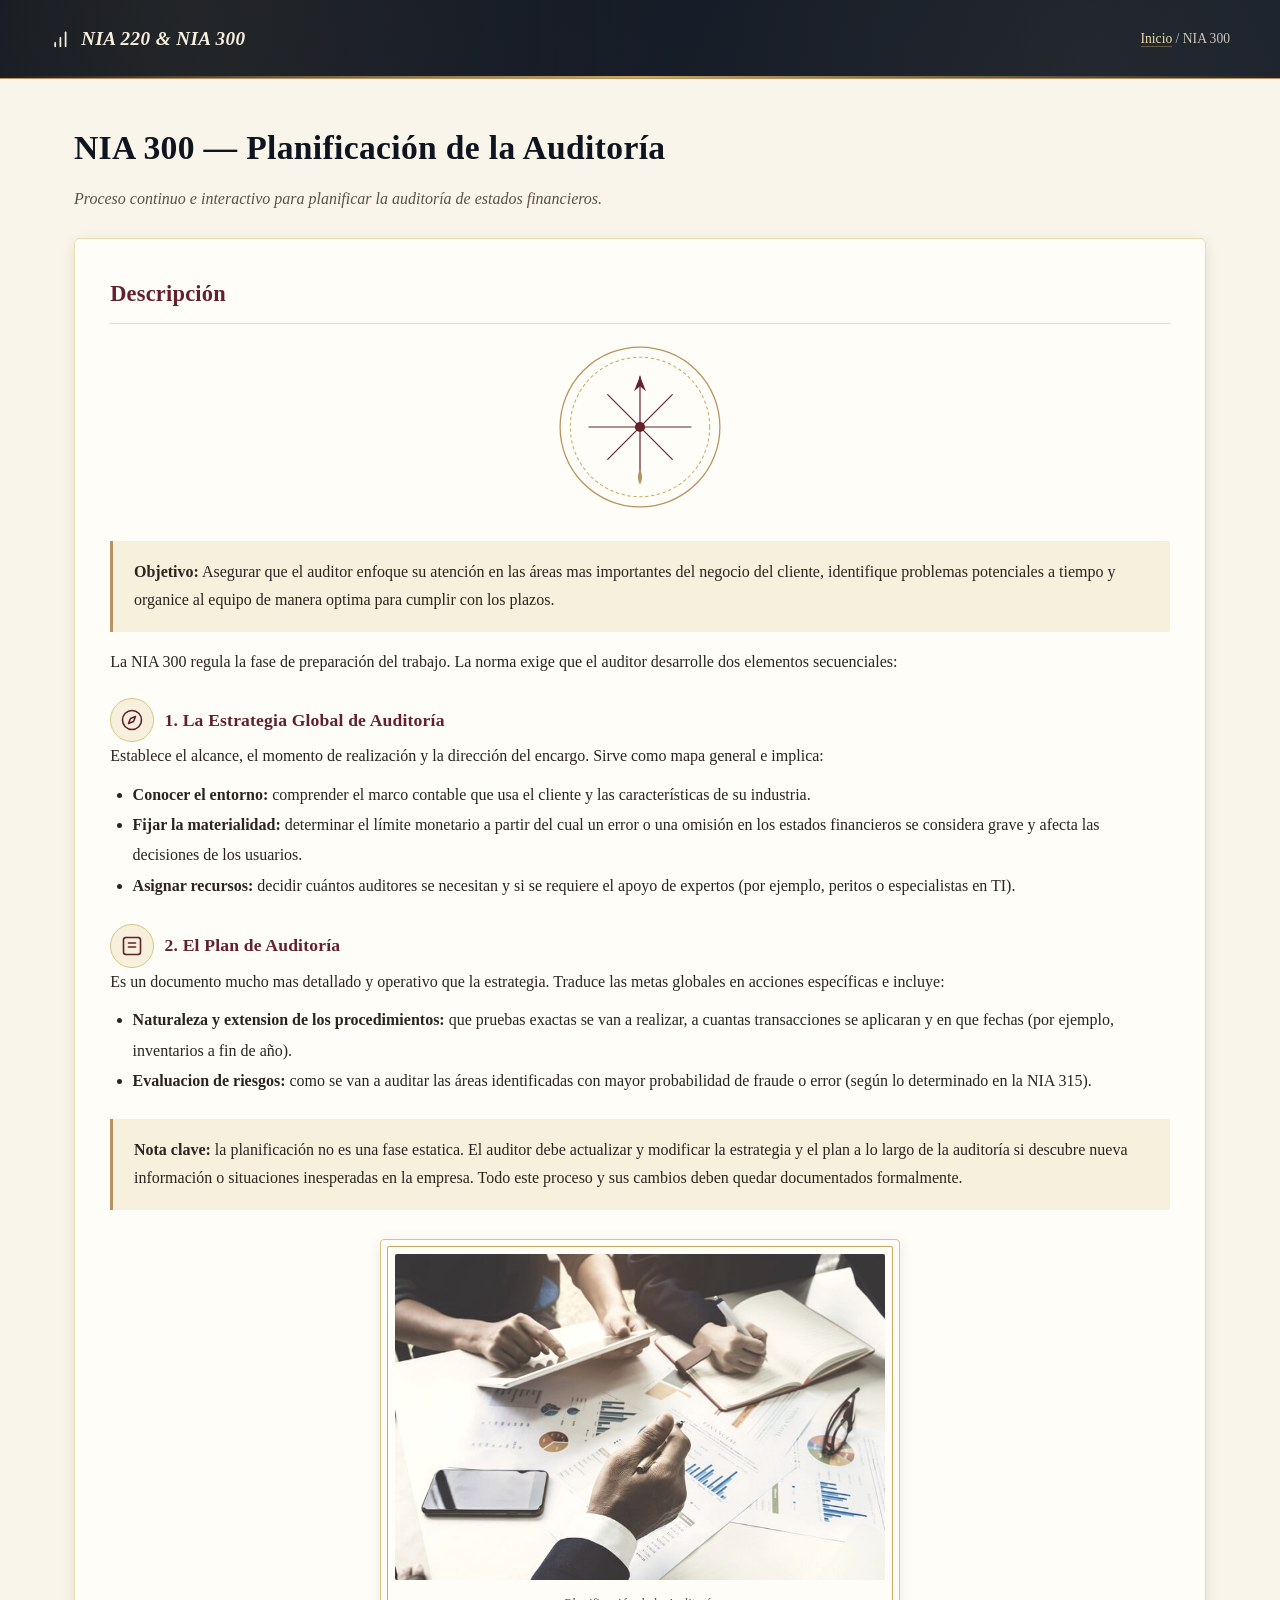
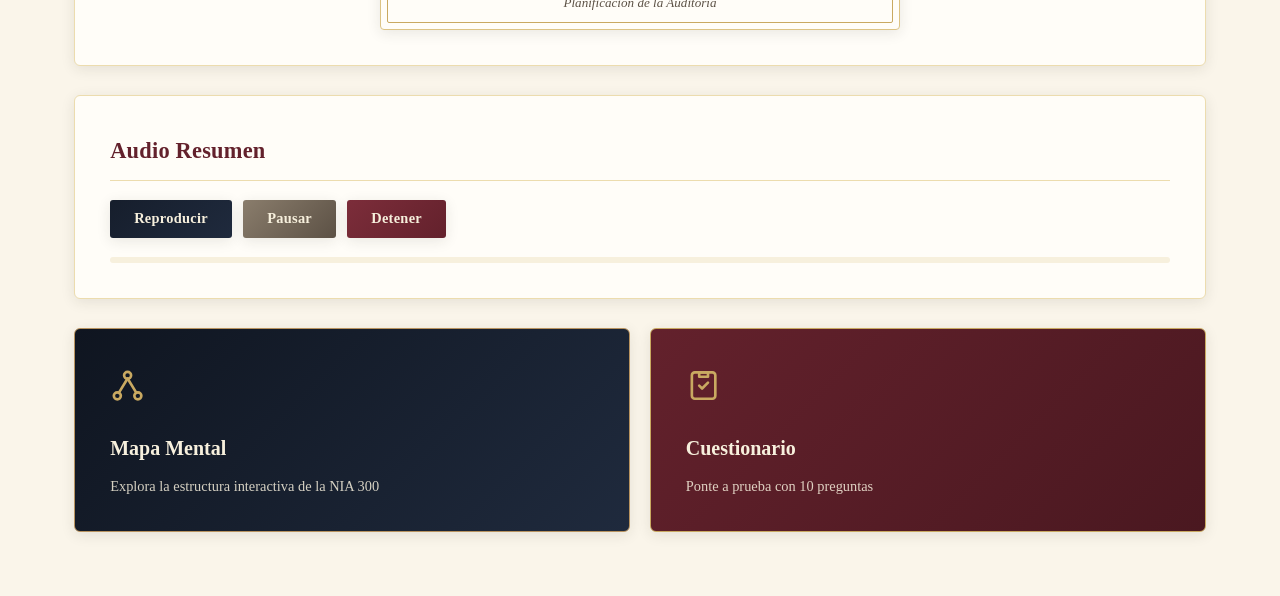
<file: nia300.html>
<!DOCTYPE html>
<html lang="es">
<head>
<meta charset="UTF-8">
<meta name="viewport" content="width=device-width, initial-scale=1.0">
<title>NIA 300 - Planificación</title>
<link rel="preconnect" href="https://fonts.googleapis.com">
<link rel="preconnect" href="https://fonts.gstatic.com" crossorigin>
<link href="https://fonts.googleapis.com/css2?family=Poppins:wght@500;600;700;800&family=Inter:wght@400;500;600;700&display=swap" rel="stylesheet">
<link rel="stylesheet" href="style.css">
</head>
<body>
<header class="site-header">
<div class="site-header-inner">
<a class="brand" href="index.html"><svg viewBox="0 0 24 24" fill="none" stroke="currentColor" stroke-width="2" stroke-linecap="round" stroke-linejoin="round"><line x1="12" y1="20" x2="12" y2="10"/><line x1="18" y1="20" x2="18" y2="4"/><line x1="6" y1="20" x2="6" y2="16"/></svg> NIA 220 &amp; NIA 300</a>
<span class="crumb"><a href="index.html">Inicio</a> / NIA 300</span>
</div>
</header>

<main>
<div class="page-title">
<h1>NIA 300 &mdash; Planificación de la Auditoría</h1>
<p>Proceso continuo e interactivo para planificar la auditoría de estados financieros.</p>
</div>

<div class="card">
<h2>Descripción</h2>
<div class="hero-illustration">
<svg viewBox="0 0 200 200" fill="none" stroke-linecap="round" stroke-linejoin="round">
<circle class="ring-outer" cx="100" cy="100" r="94" stroke-width="1.5"/>
<circle class="ring-dashed" cx="100" cy="100" r="82" stroke-width="1.2"/>
<g class="emblem" stroke-width="1.4" fill="none">
<line x1="100" y1="40" x2="100" y2="160"/>
<line x1="40" y1="100" x2="160" y2="100"/>
<line x1="62" y1="62" x2="138" y2="138"/>
<line x1="138" y1="62" x2="62" y2="138"/>
<circle cx="100" cy="100" r="6" fill="var(--wine-600)" stroke="none"/>
<path d="M100,40 L107,58 L100,52 L93,58 Z" fill="var(--wine-600)" stroke="none"/>
</g>
<g class="laurel" stroke-width="1.6" fill="none">
<path d="M100,168 Q95,158 100,150 Q105,158 100,168 Z" fill="var(--gold-500)" stroke="none"/>
</g>
</svg>
</div>
<div class="summary-box"><p><strong>Objetivo:</strong> Asegurar que el auditor enfoque su atención en las áreas mas importantes del negocio del cliente, identifique problemas potenciales a tiempo y organice al equipo de manera optima para cumplir con los plazos.</p></div>
<p>La NIA 300 regula la fase de preparación del trabajo. La norma exige que el auditor desarrolle dos elementos secuenciales:</p>

<h3 class="section-heading"><span class="section-icon-wrap"><svg viewBox="0 0 24 24" fill="none" stroke="currentColor" stroke-width="1.6" stroke-linecap="round" stroke-linejoin="round"><circle cx="12" cy="12" r="9.5"/><path d="M15.5 8.5l-2 5-5 2 2-5z"/></svg></span> 1. La Estrategia Global de Auditoría</h3>
<p>Establece el alcance, el momento de realización y la dirección del encargo. Sirve como mapa general e implica:</p>
<ul style="margin:.6rem 0 0 1.4rem;line-height:1.9;color:var(--ink-900)">
<li><strong>Conocer el entorno:</strong> comprender el marco contable que usa el cliente y las características de su industria.</li>
<li><strong>Fijar la materialidad:</strong> determinar el límite monetario a partir del cual un error o una omisión en los estados financieros se considera grave y afecta las decisiones de los usuarios.</li>
<li><strong>Asignar recursos:</strong> decidir cuántos auditores se necesitan y si se requiere el apoyo de expertos (por ejemplo, peritos o especialistas en TI).</li>
</ul>

<h3 class="section-heading"><span class="section-icon-wrap"><svg viewBox="0 0 24 24" fill="none" stroke="currentColor" stroke-width="1.6" stroke-linecap="round" stroke-linejoin="round"><path d="M6 3.5c-1.4 0-2.5 1.1-2.5 2.5v12c0 1.4 1.1 2.5 2.5 2.5"/><path d="M18 3.5c1.4 0 2.5 1.1 2.5 2.5v12c0 1.4-1.1 2.5-2.5 2.5"/><line x1="6" y1="3.5" x2="18" y2="3.5"/><line x1="6" y1="20.5" x2="18" y2="20.5"/><line x1="8.5" y1="9" x2="15.5" y2="9"/><line x1="8.5" y1="13" x2="15.5" y2="13"/></svg></span> 2. El Plan de Auditoría</h3>
<p>Es un documento mucho mas detallado y operativo que la estrategia. Traduce las metas globales en acciones específicas e incluye:</p>
<ul style="margin:.6rem 0 0 1.4rem;line-height:1.9;color:var(--ink-900)">
<li><strong>Naturaleza y extension de los procedimientos:</strong> que pruebas exactas se van a realizar, a cuantas transacciones se aplicaran y en que fechas (por ejemplo, inventarios a fin de año).</li>
<li><strong>Evaluacion de riesgos:</strong> como se van a auditar las áreas identificadas con mayor probabilidad de fraude o error (según lo determinado en la NIA 315).</li>
</ul>

<div class="summary-box" style="margin-top:1.4rem"><p><strong>Nota clave:</strong> la planificación no es una fase estatica. El auditor debe actualizar y modificar la estrategia y el plan a lo largo de la auditoría si descubre nueva información o situaciones inesperadas en la empresa. Todo este proceso y sus cambios deben quedar documentados formalmente.</p></div>

<div class="desc-image-frame">
<img src="img/nia300-imagen.jpg" alt="Ilustracion NIA 300">
<p class="desc-image-caption">Planificación de la Auditoría</p>
</div>
</div>

<div class="card">
<h2>Audio Resumen</h2>
<div class="audio-controls">
<button class="audio-btn play" onclick="speak(document.getElementById('nia300-text').textContent.trim(),'300')">Reproducir</button>
<button class="audio-btn pause" onclick="stopSpeech()">Pausar</button>
<button class="audio-btn stop" onclick="cancelSpeech()">Detener</button>
</div>
<div class="audio-status" id="status-300"></div>
<div class="audio-progress"><div class="audio-progress-bar" id="progress-300"></div></div>
<p id="nia300-text" style="display:none">NIA 300, Planificación de la Auditoría. La NIA 300 regula la fase de preparación del trabajo. Su objetivo central es asegurar que el auditor enfoque su atención en las áreas mas importantes del negocio del cliente, identifique problemas potenciales a tiempo, y organice al equipo de manera optima para cumplir con los plazos. La norma exige que el auditor desarrolle dos elementos secuenciales. Primero, la Estrategia Global de Auditoría, que establece el alcance, el momento de realización y la dirección del encargo. Sirve como mapa general e implica conocer el entorno, es decir comprender el marco contable que usa el cliente y las características de su industria; fijar la materialidad, que es determinar el límite monetario a partir del cual un error o una omisión se considera grave; y asignar recursos, decidiendo cuantos auditores se necesitan y si se requiere apoyo de expertos, como peritos o especialistas en tecnología. Segundo, el Plan de Auditoría, un documento mas detallado y operativo que traduce las metas globales en acciones específicas, e incluye la naturaleza y extension de los procedimientos, es decir que pruebas se van a realizar y en que fechas, y la evaluación de riesgos, describiendo como se van a auditar las áreas con mayor probabilidad de fraude o error según la NIA 315. Una nota clave es que la planificación no es una fase estatica. El auditor debe actualizar y modificar la estrategia y el plan a lo largo de la auditoría si descubre nueva información o situaciones inesperadas, y todo este proceso debe quedar documentado formalmente.</p>
</div>

<div class="action-grid">
<a class="action-btn" href="nia300-mapa.html">
<span class="a-icon"><svg viewBox="0 0 24 24" fill="none" stroke="currentColor" stroke-width="1.8" stroke-linecap="round" stroke-linejoin="round"><circle cx="12" cy="5" r="2.4"/><circle cx="5" cy="19" r="2.4"/><circle cx="19" cy="19" r="2.4"/><line x1="12" y1="7.2" x2="6" y2="17"/><line x1="12" y1="7.2" x2="18" y2="17"/></svg></span>
<span class="a-title">Mapa Mental</span>
<span class="a-desc">Explora la estructura interactiva de la NIA 300</span>
</a>
<a class="action-btn alt" href="nia300-quiz.html">
<span class="a-icon"><svg viewBox="0 0 24 24" fill="none" stroke="currentColor" stroke-width="1.8" stroke-linecap="round" stroke-linejoin="round"><rect x="4" y="3" width="16" height="18" rx="2"/><path d="M9 3h6v3H9z"/><path d="M9 12l2 2 4-4"/></svg></span>
<span class="a-title">Cuestionario</span>
<span class="a-desc">Ponte a prueba con 10 preguntas</span>
</a>
</div>
</main>
<script src="audio.js"></script>
</body>
</html>
</file>
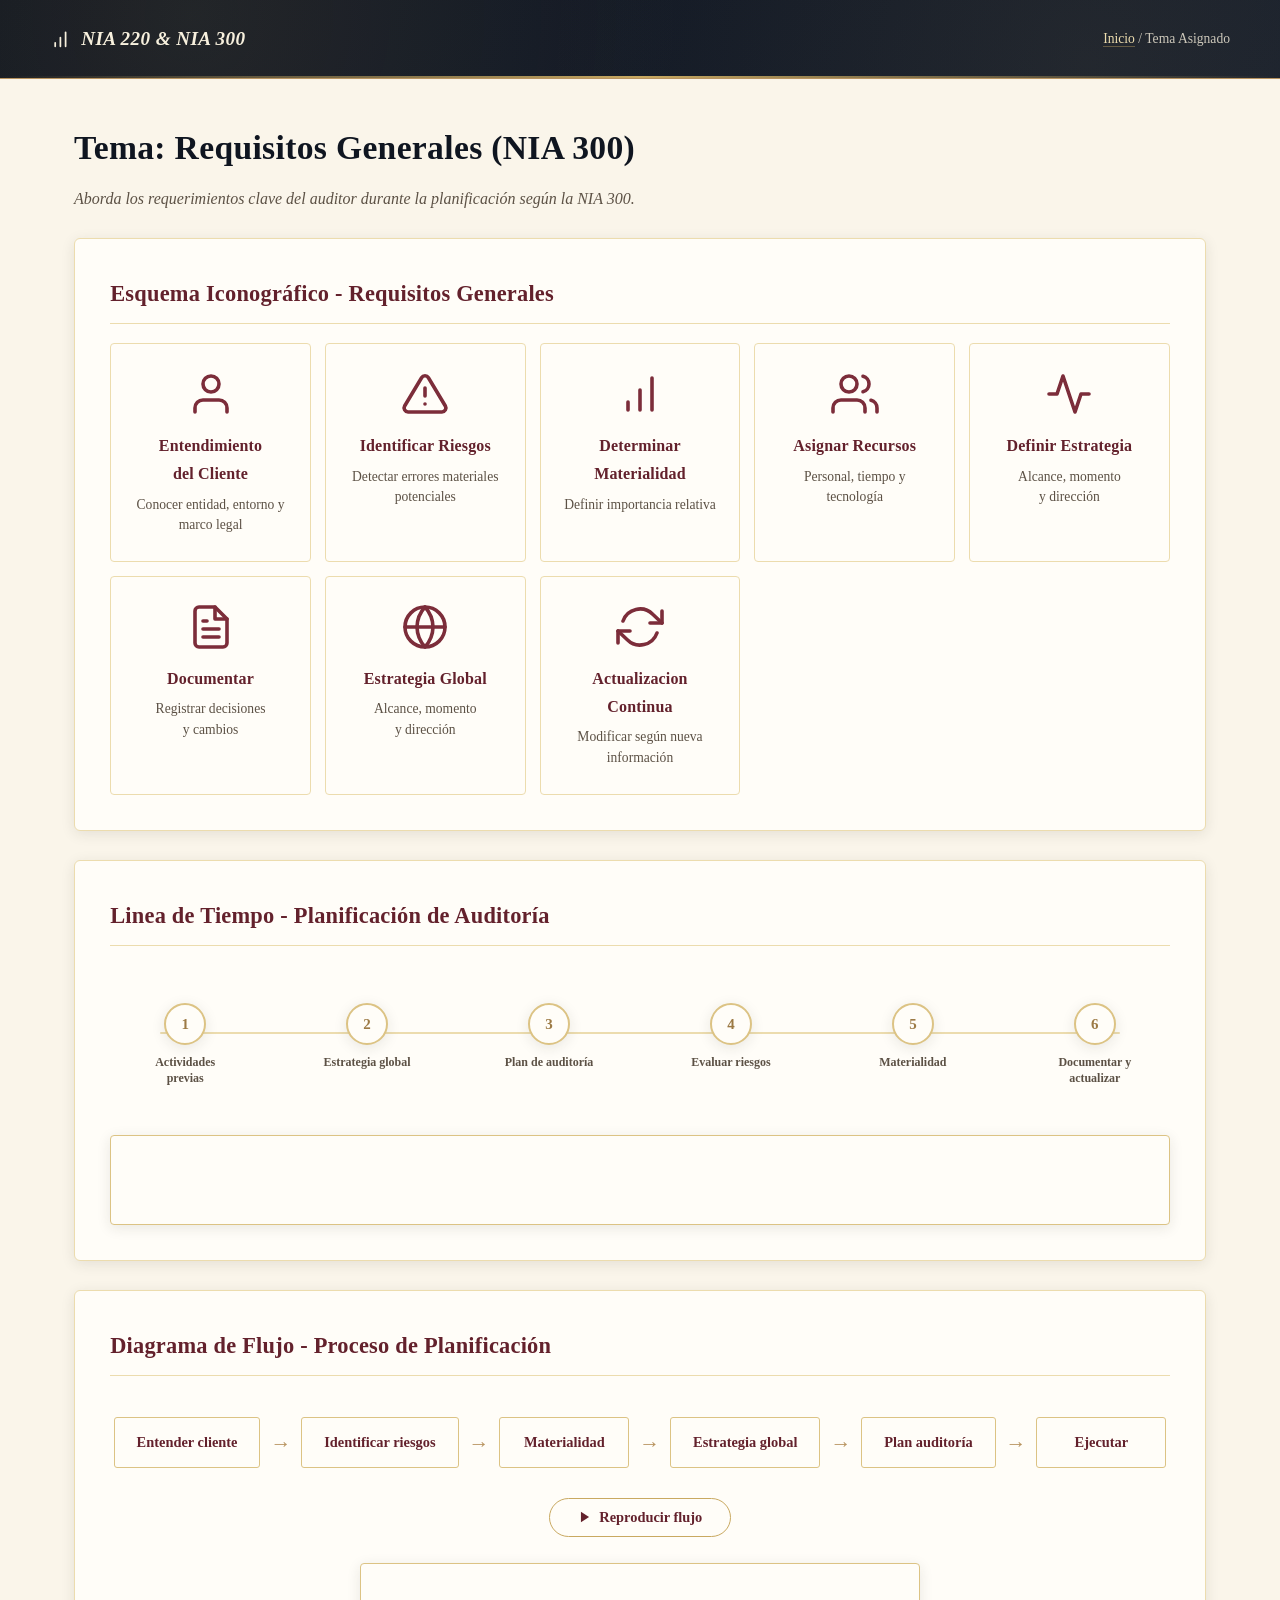
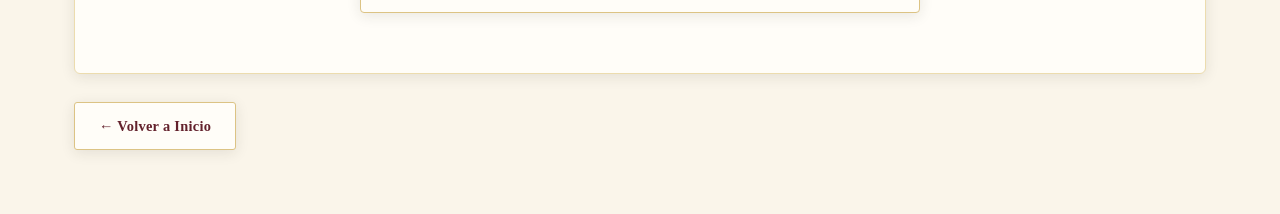
<file: tema.html>
<!DOCTYPE html>
<html lang="es">
<head>
<meta charset="UTF-8">
<meta name="viewport" content="width=device-width, initial-scale=1.0">
<title>Tema Asignado - Requisitos Generales NIA 300</title>
<link rel="preconnect" href="https://fonts.googleapis.com">
<link rel="preconnect" href="https://fonts.gstatic.com" crossorigin>
<link href="https://fonts.googleapis.com/css2?family=Poppins:wght@500;600;700;800&family=Inter:wght@400;500;600;700&display=swap" rel="stylesheet">
<link rel="stylesheet" href="style.css">
</head>
<body>
<header class="site-header">
<div class="site-header-inner">
<a class="brand" href="index.html"><svg viewBox="0 0 24 24" fill="none" stroke="currentColor" stroke-width="2" stroke-linecap="round" stroke-linejoin="round"><line x1="12" y1="20" x2="12" y2="10"/><line x1="18" y1="20" x2="18" y2="4"/><line x1="6" y1="20" x2="6" y2="16"/></svg> NIA 220 &amp; NIA 300</a>
<span class="crumb"><a href="index.html">Inicio</a> / Tema Asignado</span>
</div>
</header>

<main>
<div class="page-title">
<h1>Tema: Requisitos Generales (NIA 300)</h1>
<p>Aborda los requerimientos clave del auditor durante la planificación según la NIA 300.</p>
</div>

<div class="card">
  <h2>Esquema Iconográfico - Requisitos Generales</h2>
  <div class="icono-grid" id="icono-grid"></div>
  <div class="icono-detail-panel" id="icono-detail">
    <h4 id="icono-detail-title"></h4>
    <p id="icono-detail-desc"></p>
  </div>
</div>

<div class="card">
  <h2>Linea de Tiempo - Planificación de Auditoría</h2>
  <div class="timeline-wrap">
    <div class="timeline-track"></div>
    <div class="timeline-progress" id="timeline-progress"></div>
    <div class="timeline-nodes" id="timeline-nodes"></div>
  </div>
  <div class="timeline-detail" id="timeline-detail">
    
  </div>
</div>

<div class="card">
  <h2>Diagrama de Flujo - Proceso de Planificación</h2>
  <div class="flow-wrap">
    <div class="flow-row" id="flow-row"></div>
    <button class="flow-play-btn" onclick="playFlow()"><svg viewBox="0 0 24 24" fill="currentColor"><polygon points="5,3 19,12 5,21"/></svg> Reproducir flujo</button>
    <div class="flow-detail" id="flow-detail">
      
    </div>
  </div>
</div>

<div style="margin-top:1.5rem">
<a class="back-btn" href="index.html" style="text-decoration:none;display:inline-block">&larr; Volver a Inicio</a>
</div>
</main>
<script src="tema.js"></script>
</body>
</html>
</file>
<file: style.css>
:root{
  --gold-100:#f7f0dd;
  --gold-200:#ecdcae;
  --gold-300:#dcc384;
  --gold-400:#c9a961;
  --gold-500:#b8935f;
  --gold-600:#9c7a45;
  --wine-400:#a1495a;
  --wine-500:#7c2d3a;
  --wine-600:#63212c;
  --wine-700:#4a1820;
  --navy-700:#1f2a3d;
  --navy-800:#161e2c;
  --navy-900:#0f1520;
  --ink-900:#2b241d;
  --ink-600:#5c5145;
  --ink-400:#8a7d6c;
  --surface:#fffdf8;
  --paper:#faf5ea;
  --radius-lg:6px;
  --radius-md:4px;
  --radius-sm:3px;
  --shadow-soft:0 3px 14px rgba(43,36,29,.10);
  --shadow-hover:0 8px 22px rgba(43,36,29,.16);
  --z-dropdown:10;
  --z-sticky:20;
  --z-overlay:30;

  /* Alias de compatibilidad: mismos nombres que usa el JS/SVG del mapa mental,
     remapeados a la paleta vintage para no romper fills inline */
  --blue-50:var(--gold-100);
  --blue-100:var(--gold-100);
  --blue-200:var(--gold-200);
  --blue-300:var(--gold-300);
  --blue-400:var(--gold-400);
  --blue-500:var(--gold-500);
  --blue-600:var(--wine-500);
  --blue-700:var(--wine-600);
  --blue-800:var(--wine-600);
  --blue-900:var(--navy-900);
  --teal-400:var(--gold-300);
  --teal-500:var(--gold-500);
  --teal-600:var(--wine-500);
}
*,*::before,*::after{box-sizing:border-box;margin:0;padding:0}
html{scroll-behavior:smooth}
body{
  font-family:'Lora','Georgia','Times New Roman',serif;
  background:var(--paper);
  color:var(--ink-900);
  line-height:1.75;
  -webkit-font-smoothing:antialiased;
}
h1,h2,h3,h4{font-family:'Playfair Display','Times New Roman',serif;text-wrap:balance;letter-spacing:.01em}
p{text-wrap:pretty}
:focus-visible{outline:2px solid var(--gold-500);outline-offset:2px;border-radius:2px}

/* ---------- Header ---------- */
header{
  background:linear-gradient(135deg,var(--navy-900) 0%,var(--navy-800) 55%,var(--navy-700) 100%);
  color:var(--gold-100);padding:3.5rem 1.5rem 3rem;text-align:center;position:relative;overflow:hidden;
  border-bottom:1px solid var(--gold-500);
}
header::before{
  content:"";position:absolute;inset:0;
  background:radial-gradient(circle at 15% 20%,rgba(201,169,97,.10),transparent 45%),
             radial-gradient(circle at 85% 80%,rgba(201,169,97,.08),transparent 50%);
  pointer-events:none;
}
header::after{content:"";position:absolute;bottom:0;left:0;right:0;height:2px;background:linear-gradient(90deg,transparent,var(--gold-400),transparent)}
header h1{font-size:2.6rem;font-weight:700;letter-spacing:.02em;position:relative;font-style:italic}
header p{font-size:1.05rem;opacity:.85;margin-top:.6rem;font-weight:400;position:relative;font-family:'Lora',serif}
.badge-header{display:inline-flex;gap:.6rem;margin-top:1.2rem;flex-wrap:wrap;justify-content:center;position:relative}
.badge-header span{
  background:rgba(201,169,97,.12);
  border:1px solid rgba(201,169,97,.45);padding:.4rem 1.1rem;border-radius:999px;
  font-size:.78rem;font-weight:600;letter-spacing:.04em;text-transform:uppercase;color:var(--gold-200)
}

/* ---------- Buttons ---------- */
.back-btn,.audio-btn,.quiz-submit{
  display:inline-block;border:none;cursor:pointer;
  font-family:'Lora',serif;font-weight:600;font-size:.9rem;letter-spacing:.02em;
  border-radius:var(--radius-sm);padding:.65rem 1.5rem;
  transition:transform .18s ease,box-shadow .18s ease,background .18s ease;
  box-shadow:var(--shadow-soft);
}
.back-btn{background:var(--surface);color:var(--wine-600);border:1.5px solid var(--gold-300)}
.back-btn:hover{background:var(--wine-600);color:var(--gold-100);transform:translateY(-2px);box-shadow:var(--shadow-hover)}
.audio-btn{background:linear-gradient(135deg,var(--navy-800),var(--navy-700));color:var(--gold-100)}
.audio-btn.pause{background:linear-gradient(135deg,#8a7d6c,#5c5145)}
.audio-btn.stop{background:linear-gradient(135deg,var(--wine-500),var(--wine-600))}
.audio-btn:hover,.quiz-submit:hover{transform:translateY(-2px);box-shadow:var(--shadow-hover)}
.quiz-submit{background:linear-gradient(135deg,var(--gold-500),var(--gold-600));color:var(--navy-900);margin-top:.6rem}

/* ---------- Layout & Cards ---------- */
.tab-content{display:none;padding:2.5rem 1.5rem 4rem;max-width:1180px;margin:0 auto}
.tab-content.active{display:block;animation:fadeIn .5s ease}
@keyframes fadeIn{from{opacity:0;transform:translateY(6px)}to{opacity:1;transform:translateY(0)}}
.card{
  background:var(--surface);border-radius:var(--radius-lg);padding:2.2rem;
  margin-bottom:1.8rem;box-shadow:var(--shadow-soft);border:1px solid var(--gold-200);
  transition:box-shadow .3s ease;
}
.card:hover{box-shadow:var(--shadow-hover)}
.card h2{font-size:1.4rem;font-weight:700;color:var(--wine-600);margin-bottom:1.1rem;border-bottom:1px solid var(--gold-200);padding-bottom:.6rem}

/* ---------- Audio ---------- */
.audio-controls{display:flex;gap:.7rem;flex-wrap:wrap;margin:1.2rem 0}
.audio-status{font-size:.85rem;color:var(--ink-600);font-weight:500;margin-bottom:.5rem;font-style:italic}
.audio-progress{background:var(--gold-100);border-radius:999px;height:6px;overflow:hidden}
.audio-progress-bar{height:100%;width:0;background:linear-gradient(90deg,var(--gold-500),var(--wine-500));border-radius:999px;transition:width .3s ease}

/* ---------- Quiz ---------- */
.quiz-question{background:var(--gold-100);border-radius:var(--radius-sm);padding:1.3rem 1.4rem;margin-bottom:1rem;border-left:3px solid var(--wine-500)}
.quiz-question p.q-text{font-weight:700;margin-bottom:.7rem;color:var(--navy-900)}
.quiz-options{display:flex;flex-direction:column;gap:.5rem}
.quiz-options label{display:flex;align-items:center;gap:.5rem;cursor:pointer;padding:.35rem .5rem;border-radius:var(--radius-sm);transition:background .15s ease}
.quiz-options label:hover{background:var(--gold-200)}
.quiz-options input[type=radio]{accent-color:var(--wine-500)}
.quiz-result{display:none;margin-top:1.2rem;padding:1.1rem;border-radius:var(--radius-sm);font-weight:700;text-align:center}
.quiz-result.show{display:block;animation:fadeIn .4s ease}
.quiz-result.pass{background:#eaf0e4;color:#3f5c34;border:1px solid #9db98a}
.quiz-result.fail{background:#f3e2e2;color:var(--wine-600);border:1px solid var(--wine-400)}

/* ---------- Misc blocks ---------- */
.summary-box{background:var(--gold-100);border-left:3px solid var(--gold-500);border-radius:0 var(--radius-sm) var(--radius-sm) 0;padding:1.1rem 1.3rem;margin:1rem 0}
.pres-card{
  display:flex;align-items:center;gap:1.4rem;
  background:linear-gradient(135deg,var(--navy-900),var(--navy-700));color:var(--gold-100);
  border-radius:var(--radius-lg);padding:2.2rem;margin:1.5rem 0;box-shadow:var(--shadow-soft);
  border:1px solid var(--gold-500);
}
.pres-card .icon{font-size:2.6rem;color:var(--gold-400)}
.pres-card h3{font-size:1.3rem;margin-bottom:.3rem;font-family:'Playfair Display',serif}
.pres-card p{opacity:.85;font-size:.95rem}

/* ---------- Table ---------- */
table{width:100%;border-collapse:collapse;border-radius:var(--radius-sm);overflow:hidden}
th{background:var(--navy-900);color:var(--gold-200);font-family:'Playfair Display',serif;font-weight:600;letter-spacing:.02em}
th,td{padding:.85rem 1rem;text-align:left;border-bottom:1px solid var(--gold-200);font-size:.92rem}
tr:last-child td{border-bottom:none}
tbody tr:hover{background:var(--gold-100)}

/* ========== MAPA MENTAL INTERACTIVO ========== */
.mm-container { 
  position:relative; width:100%; height:520px; border-radius:var(--radius-md); 
  border:1.5px solid var(--gold-300); overflow:hidden; 
  background:linear-gradient(135deg,var(--paper) 0%,var(--gold-100) 100%); 
  cursor:grab; touch-action:none; margin-top:1rem;
}
.mm-container:active { cursor:grabbing; }
.mm-container.grabbing { cursor:grabbing; }
.mm-svg { width:100%; height:100%; display:block; }

.mm-node { cursor:pointer; }
.mm-node-rect { transition:all 0.3s ease; stroke:var(--gold-400); stroke-width:1.5px; }
.mm-node:hover .mm-node-rect { filter:brightness(1.06); transform:scale(1.02); }
.mm-node.active .mm-node-rect { stroke:var(--wine-600); stroke-width:2.5px; }
.mm-node text{ font-family:'Lora','Georgia',serif; font-weight:600; fill:var(--navy-900); }
.mm-node.active text{ fill:var(--gold-100); }
.mm-edge, .mm-link{ stroke:var(--gold-300); stroke-width:1.5px; }
.mm-root .mm-node-rect{ fill:var(--navy-900); stroke:var(--gold-500); }
.mm-root text{ fill:var(--gold-100); }

.mm-detail { 
  position:absolute; bottom:14px; left:14px; right:14px; max-width:600px; margin:0 auto;
  background:var(--surface); border:1.5px solid var(--gold-300); 
  border-radius:var(--radius-sm); padding:1.2rem 1.5rem; 
  box-shadow:var(--shadow-hover); display:none; 
  animation:slideUp 0.35s ease; z-index:20;
}
.mm-detail.show { display:block; }
@keyframes slideUp { from { opacity:0; transform:translateY(10px); } to { opacity:1; transform:translateY(0); } }
.mm-detail h4 { margin:0 0 8px; font-size:1.05rem; font-weight:700; color:var(--wine-600); font-family:'Playfair Display',serif; }
.mm-detail p { margin:0; font-size:.9rem; color:var(--ink-600); line-height:1.7; }
.mm-detail .close-btn { 
  position:absolute; top:8px; right:12px; background:none; border:none; 
  font-size:1.3rem; color:var(--ink-400); cursor:pointer; padding:2px 6px; line-height:1;
}
.mm-detail .close-btn:hover { color:var(--wine-600); }

.mm-controls { 
  position:absolute; top:12px; right:12px; display:flex; gap:8px; z-index:10;
}
.mm-ctrl-btn { 
  width:36px; height:36px; border-radius:var(--radius-sm); border:1.5px solid var(--gold-300); 
  background:var(--surface); color:var(--wine-600); 
  font-size:1.1rem; font-weight:600; cursor:pointer; display:flex; align-items:center; justify-content:center;
  transition:all 0.2s ease; box-shadow:var(--shadow-soft); font-family:'Lora',serif;
}
.mm-ctrl-btn:hover { background:var(--wine-600); color:var(--gold-100); border-color:var(--wine-600); transform:translateY(-2px); }

.mm-legend { 
  position:absolute; top:12px; left:12px; display:flex; gap:14px; z-index:10; flex-wrap:wrap;
}
.mm-legend-item { display:flex; align-items:center; gap:6px; font-size:.75rem; color:var(--ink-600); font-weight:500; }
.mm-legend-dot { width:12px; height:12px; border-radius:50%; box-shadow:0 1px 4px rgba(0,0,0,.1); }

.mm-hint {
  position:absolute; bottom:12px; right:12px; font-size:.7rem; color:var(--ink-600);
  background:rgba(250,245,234,.85); padding:4px 10px; border-radius:999px; z-index:5;
}

/* ========== ESQUEMA ICONOGRAFICO ========== */
.icono-grid { display:grid; grid-template-columns:repeat(auto-fit,minmax(200px,1fr)); gap:14px; margin-top:1.2rem; }
.icono-card {
  background:var(--surface); border:1.5px solid var(--gold-200); border-radius:var(--radius-md);
  padding:1.6rem 1.2rem; text-align:center; cursor:pointer;
  transition:transform .3s ease, box-shadow .3s ease, border-color .3s ease;
  position:relative; overflow:hidden;
}
.icono-card::before {
  content:""; position:absolute; top:0; left:0; right:0; height:3px;
  background:linear-gradient(90deg,var(--gold-500),var(--wine-500)); transform:scaleX(0);
  transition:transform .35s ease; transform-origin:left;
}
.icono-card:hover { transform:translateY(-4px); box-shadow:var(--shadow-hover); border-color:var(--gold-400); }
.icono-card:hover::before { transform:scaleX(1); }
.icono-card.selected { border-color:var(--wine-500); box-shadow:0 0 0 3px rgba(124,45,58,.12); }
.icono-card.selected::before { transform:scaleX(1); }
.icono-svg {
  width:48px; height:48px; margin:0 auto .9rem; color:var(--wine-500);
  transition:transform .3s ease, color .3s ease;
}
.icono-card:hover .icono-svg { transform:scale(1.08); color:var(--wine-600); }
.icono-card h4 { color:var(--wine-600); font-size:1rem; margin-bottom:.4rem; font-family:'Playfair Display',serif; }
.icono-card p { font-size:.85rem; color:var(--ink-600); line-height:1.5; }

.icono-detail-panel {
  background:var(--gold-100); border:1.5px solid var(--gold-300); border-radius:var(--radius-md);
  padding:1.6rem 2rem; margin-top:1.5rem; display:none; animation:fadeIn .4s ease;
  border-left:4px solid var(--wine-600);
}
.icono-detail-panel.show { display:block; }
.icono-detail-panel h4 { color:var(--wine-600); font-size:1.15rem; margin-bottom:.6rem; font-family:'Playfair Display',serif; }
.icono-detail-panel p { color:var(--ink-600); font-size:.95rem; line-height:1.7; }

/* ========== LINEA DE TIEMPO ========== */
.timeline-wrap { position:relative; padding:2.5rem 0 1rem; }
.timeline-track {
  position:absolute; top:50%; left:50px; right:50px; height:2px;
  background:var(--gold-200); border-radius:2px; transform:translateY(-50%);
}
.timeline-progress {
  position:absolute; top:50%; left:50px; height:2px;
  background:linear-gradient(90deg,var(--gold-500),var(--wine-500)); border-radius:2px;
  transform:translateY(-50%); transition:width .6s cubic-bezier(.4,0,.2,1); width:0%;
}
.timeline-nodes { display:flex; justify-content:space-between; position:relative; padding:0 30px; }
.timeline-node {
  display:flex; flex-direction:column; align-items:center; cursor:pointer; width:90px;
  transition:transform .25s ease;
}
.timeline-node:hover { transform:translateY(-3px); }
.timeline-node .node-circle {
  width:42px; height:42px; border-radius:50%; border:2px solid var(--gold-300);
  background:var(--surface); display:flex; align-items:center; justify-content:center;
  font-size:15px; font-weight:700; color:var(--gold-600); font-family:'Playfair Display',serif;
  transition:all .3s ease; z-index:2; position:relative; box-shadow:var(--shadow-soft);
}
.timeline-node.active .node-circle {
  border-color:var(--wine-600); background:linear-gradient(135deg,var(--wine-600),var(--wine-700));
  color:var(--gold-100); box-shadow:0 4px 14px rgba(99,33,44,.3);
}
.timeline-node .node-label {
  margin-top:10px; font-size:12px; color:var(--ink-600); text-align:center; font-weight:600;
  max-width:100px; line-height:1.3; transition:color .3s ease;
}
.timeline-node.active .node-label { color:var(--wine-600); }

.timeline-detail {
  margin-top:2rem; padding:1.5rem 2rem; border-radius:var(--radius-md);
  border:1.5px solid var(--gold-300); background:var(--surface);
  box-shadow:var(--shadow-soft); min-height:90px; animation:fadeIn .4s ease;
}
.timeline-detail h4 { margin:0 0 8px; font-size:1.15rem; font-weight:700; color:var(--wine-600); font-family:'Playfair Display',serif; }
.timeline-detail p { margin:0; font-size:.95rem; color:var(--ink-600); line-height:1.7; }

/* ========== DIAGRAMA DE FLUJO ========== */
.flow-wrap { display:flex; flex-direction:column; align-items:center; gap:18px; padding:1.5rem 0; }
.flow-row { display:flex; align-items:center; gap:10px; flex-wrap:wrap; justify-content:center; }
.flow-step {
  padding:12px 22px; border-radius:var(--radius-sm); border:1.5px solid var(--gold-300);
  background:var(--surface); font-size:.9rem; font-weight:600; color:var(--wine-600);
  cursor:pointer; transition:all .3s ease; position:relative; min-width:130px; text-align:center;
  font-family:'Playfair Display',serif;
}
.flow-step:hover {
  border-color:var(--gold-500); transform:translateY(-3px);
  box-shadow:var(--shadow-soft); background:var(--gold-100);
}
.flow-step.active {
  border-color:var(--wine-600); background:linear-gradient(135deg,var(--wine-600),var(--wine-700));
  color:var(--gold-100); box-shadow:0 6px 16px rgba(99,33,44,.25);
}
.flow-arrow {
  color:var(--gold-500); font-size:1.3rem; font-weight:700;
  animation:pulseArrow 2.4s infinite;
}
@keyframes pulseArrow {
  0%,100%{opacity:.55; transform:translateX(0);}
  50%{opacity:1; transform:translateX(3px);}
}
.flow-detail {
  width:100%; max-width:560px; padding:1.5rem 2rem; border-radius:var(--radius-md);
  border:1.5px solid var(--gold-300); background:var(--surface);
  margin-top:8px; box-shadow:var(--shadow-soft); animation:fadeIn .4s ease;
}
.flow-detail h4 { margin:0 0 8px; font-size:1.15rem; font-weight:700; color:var(--wine-600); font-family:'Playfair Display',serif; }
.flow-detail p { margin:0; font-size:.95rem; color:var(--ink-600); line-height:1.7; }
.flow-play-btn {
  margin-top:12px; padding:10px 28px; border-radius:999px; border:1.5px solid var(--gold-400);
  background:var(--surface); color:var(--wine-600); font-size:.9rem; font-weight:600; cursor:pointer;
  transition:all .3s ease; font-family:'Lora',serif;
}
.flow-play-btn:hover {
  background:linear-gradient(135deg,var(--wine-500),var(--wine-600));
  color:var(--gold-100); border-color:transparent; box-shadow:var(--shadow-hover);
}

/* ========== MODAL ========== */
.modal-overlay{
  position:fixed; inset:0; background:rgba(15,21,32,.55); backdrop-filter:blur(2px);
  display:none; align-items:center; justify-content:center; z-index:var(--z-overlay);
  animation:fadeIn .25s ease;
}
.modal-overlay.show{display:flex}
.modal-box{
  background:var(--surface); border:1px solid var(--gold-300); border-radius:var(--radius-lg);
  padding:2rem 2.2rem; max-width:520px; width:90%; box-shadow:var(--shadow-hover);
  animation:slideUp .3s ease; position:relative;
}
.modal-box h3{font-family:'Playfair Display',serif; color:var(--wine-600); font-size:1.3rem; margin-bottom:.8rem; border-bottom:1px solid var(--gold-200); padding-bottom:.5rem}
.modal-box p{color:var(--ink-600); font-size:.95rem; line-height:1.7}
.modal-close{
  position:absolute; top:12px; right:14px; background:none; border:none;
  font-size:1.4rem; color:var(--ink-400); cursor:pointer; line-height:1;
}
.modal-close:hover{color:var(--wine-600)}

@media(max-width:768px){
  header h1{font-size:2rem}
  .card{padding:1.5rem}
  .icono-grid { grid-template-columns:1fr; }
  .timeline-nodes { padding:0 10px; }
  .timeline-node { width:60px; }
  .timeline-node .node-label { font-size:10px; max-width:70px; }
  .flow-row { flex-direction:column; gap:8px; }
  .flow-arrow { transform:rotate(90deg); }
  .mm-container { height:400px; }
}

/* ========== NAVEGACION ENTRE PAGINAS ========== */
.site-header{
  background:linear-gradient(135deg,var(--navy-900) 0%,var(--navy-800) 100%);
  color:var(--gold-100);padding:1.4rem 1.5rem;position:relative;overflow:hidden;
  border-bottom:1px solid var(--gold-500);
}
.site-header::after{content:"";position:absolute;bottom:0;left:0;right:0;height:2px;background:linear-gradient(90deg,transparent,var(--gold-400),transparent)}
.site-header-inner{max-width:1180px;margin:0 auto;display:flex;align-items:center;justify-content:space-between;gap:1rem;flex-wrap:wrap;position:relative}
.site-header a.brand{color:var(--gold-100);text-decoration:none;font-family:'Playfair Display',serif;font-weight:700;font-size:1.2rem;letter-spacing:.02em;display:flex;align-items:center;gap:.5rem;font-style:italic}
.crumb{font-size:.85rem;color:rgba(247,240,221,.8);font-weight:500}
.crumb a{color:var(--gold-200);text-decoration:none;border-bottom:1px solid rgba(201,169,97,.4)}
.crumb a:hover{border-bottom-color:var(--gold-400)}

main{max-width:1180px;margin:0 auto;padding:2.5rem 1.5rem 4rem}

.page-title{margin-bottom:1.6rem}
.page-title h1{font-size:2.1rem;font-weight:700;color:var(--navy-900);letter-spacing:.01em}
.page-title p{color:var(--ink-600);margin-top:.4rem;font-size:1rem;font-style:italic}

/* Botones grandes de navegacion a subpaginas */
.action-grid{display:grid;grid-template-columns:repeat(auto-fit,minmax(240px,1fr));gap:1.2rem;margin-top:1.8rem}
.action-btn{
  display:flex;flex-direction:column;align-items:flex-start;gap:.5rem;
  background:linear-gradient(135deg,var(--navy-900),var(--navy-700));color:var(--gold-100);
  border-radius:var(--radius-lg);padding:2rem 2.2rem;text-decoration:none;
  box-shadow:var(--shadow-soft);transition:transform .25s ease,box-shadow .25s ease;
  border:1px solid var(--gold-500);cursor:pointer;font-family:'Lora',serif;
}
.action-btn.alt{background:linear-gradient(135deg,var(--wine-600),var(--wine-700));border-color:var(--gold-400)}
.action-btn:hover{transform:translateY(-4px);box-shadow:var(--shadow-hover)}
.action-btn .a-icon{font-size:2.2rem;color:var(--gold-400)}
.action-btn .a-title{font-size:1.25rem;font-weight:700;font-family:'Playfair Display',serif}
.action-btn .a-desc{font-size:.9rem;opacity:.85;font-weight:400}

/* Home: tarjetas de norma */
.norma-grid{display:grid;grid-template-columns:repeat(auto-fit,minmax(260px,1fr));gap:1.4rem;margin-top:1.8rem}
.norma-card{
  background:var(--surface);border-radius:var(--radius-lg);padding:2rem;
  box-shadow:var(--shadow-soft);border:1px solid var(--gold-200);
  text-decoration:none;color:inherit;display:block;
  transition:transform .25s ease,box-shadow .25s ease,border-color .25s ease;
}
.norma-card:hover{transform:translateY(-4px);box-shadow:var(--shadow-hover);border-color:var(--gold-400)}
.norma-card .n-icon{font-size:2.2rem;margin-bottom:.7rem;color:var(--wine-500)}
.norma-card h3{color:var(--wine-600);font-size:1.25rem;margin-bottom:.4rem;font-family:'Playfair Display',serif}
.norma-card p{color:var(--ink-600);font-size:.92rem}

/* ========== ILUSTRACIONES VINTAGE (descripciones NIA) ========== */
.hero-illustration{
  display:flex; justify-content:center; margin:.4rem 0 1.8rem;
}
.hero-illustration svg{
  width:170px; height:170px; color:var(--wine-600);
}
.hero-illustration .ring-outer{ stroke:var(--gold-500); }
.hero-illustration .ring-dashed{ stroke:var(--gold-400); stroke-dasharray:3 4; }
.hero-illustration .laurel{ stroke:var(--gold-500); }
.hero-illustration .emblem{ stroke:var(--wine-600); }

.section-heading{
  display:flex; align-items:center; gap:.65rem;
  margin-top:1.4rem; color:var(--wine-600); font-size:1.1rem;
}
.section-icon{
  width:30px; height:30px; flex-shrink:0; color:var(--wine-600);
}
.section-icon-wrap{
  display:flex; align-items:center; justify-content:center;
  width:44px; height:44px; border-radius:50%;
  border:1.5px solid var(--gold-300); background:var(--gold-100);
  flex-shrink:0;
}
.section-icon-wrap svg{ width:24px; height:24px; color:var(--wine-600); }

/* ========== MARCO DE IMAGEN (descripciones) ========== */
.desc-image-frame{
  margin:1.8rem auto 0; max-width:520px;
  background:var(--surface); border:1px solid var(--gold-300);
  border-radius:var(--radius-md); padding:.9rem;
  box-shadow:var(--shadow-soft); position:relative;
}
.desc-image-frame::before{
  content:""; position:absolute; inset:6px;
  border:1px solid var(--gold-400); border-radius:2px; pointer-events:none;
}
.desc-image-frame img{
  display:block; width:100%; height:auto; border-radius:2px;
  filter:sepia(.15) saturate(.9); position:relative;
}
.desc-image-caption{
  text-align:center; margin-top:.7rem; font-size:.82rem; font-style:italic;
  color:var(--ink-600); font-family:'Lora',serif;
}

/* ========== ICONOS SVG (reemplazan emojis) ========== */
.brand svg{width:1.3rem;height:1.3rem;vertical-align:-3px;margin-right:.15rem}
.n-icon svg{width:2.2rem;height:2.2rem}
.a-icon svg{width:2.2rem;height:2.2rem}
.flow-play-btn svg{width:14px;height:14px;vertical-align:-2px;margin-right:4px}
</file>
